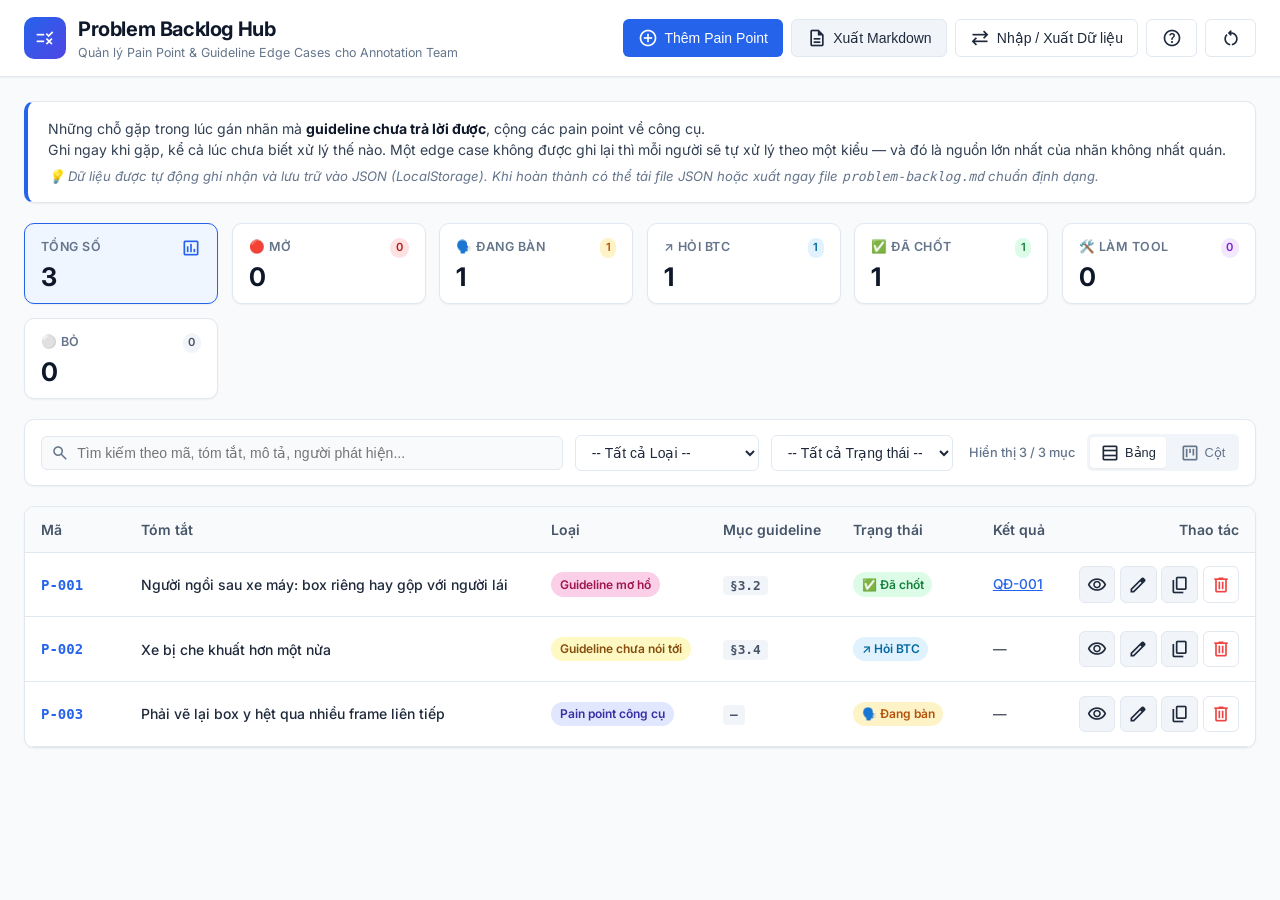
<file: source-tool/problem-backlog-visualize-tool/index.html>
<!DOCTYPE html>
<html lang="vi">
<head>
  <meta charset="UTF-8">
  <meta name="viewport" content="width=device-width, initial-scale=1.0">
  <title>Problem Backlog Hub | Visualizer & Quản lý Pain Point</title>
  <!-- Google Fonts: Inter -->
  <link rel="preconnect" href="https://fonts.googleapis.com">
  <link rel="preconnect" href="https://fonts.gstatic.com" crossorigin>
  <link href="https://fonts.googleapis.com/css2?family=Inter:wght@400;500;600;700&display=swap" rel="stylesheet">
  <!-- Material Symbols Outlined -->
  <link rel="stylesheet" href="https://fonts.googleapis.com/css2?family=Material+Symbols+Outlined:opsz,wght,FILL,GRAD@20..48,100..700,0..1,-50..200" />
  <!-- Stylesheet -->
  <link rel="stylesheet" href="style.css">
</head>
<body>

  <!-- Header -->
  <header class="app-header">
    <div class="header-container">
      <div class="brand-section">
        <div class="brand-icon">
          <span class="material-symbols-outlined">rule</span>
        </div>
        <div>
          <h1 class="brand-title">Problem Backlog Hub</h1>
          <p class="brand-subtitle">Quản lý Pain Point & Guideline Edge Cases cho Annotation Team</p>
        </div>
      </div>

      <div class="header-actions">
        <button id="btn-add" class="btn btn-primary">
          <span class="material-symbols-outlined">add_circle</span>
          Thêm Pain Point
        </button>
        <button id="btn-export-md" class="btn btn-secondary" title="Xuất file Markdown đúng chuẩn problem-backlog.md">
          <span class="material-symbols-outlined">description</span>
          Xuất Markdown
        </button>
        <button id="btn-io" class="btn btn-outline" title="Quản lý Lưu / Nhập / Xuất JSON & Markdown">
          <span class="material-symbols-outlined">sync_alt</span>
          Nhập / Xuất Dữ liệu
        </button>
        <button id="btn-help" class="btn btn-outline" title="Xem hướng dẫn quy định">
          <span class="material-symbols-outlined">help_outline</span>
        </button>
        <button id="btn-reset" class="btn btn-outline" title="Khôi phục dữ liệu mẫu gốc">
          <span class="material-symbols-outlined">restart_alt</span>
        </button>
      </div>
    </div>
  </header>

  <!-- Main App Body -->
  <main class="main-container">

    <!-- Intro Card -->
    <div class="intro-card">
      <div class="intro-content">
        Những chỗ gặp trong lúc gán nhãn mà <strong>guideline chưa trả lời được</strong>, cộng các pain point về công cụ.<br>
        Ghi ngay khi gặp, kể cả lúc chưa biết xử lý thế nào. Một edge case không được ghi lại thì mỗi người sẽ tự xử lý theo một kiểu — và đó là nguồn lớn nhất của nhãn không nhất quán.
        <div class="intro-note">
          💡 Dữ liệu được tự động ghi nhận và lưu trữ vào JSON (LocalStorage). Khi hoàn thành có thể tải file JSON hoặc xuất ngay file <code>problem-backlog.md</code> chuẩn định dạng.
        </div>
      </div>
    </div>

    <!-- KPI Cards Grid -->
    <section class="kpi-grid" id="kpi-grid">
      <!-- Generated dynamically by JS -->
    </section>

    <!-- Toolbar: Search, Filters & View Toggle -->
    <section class="toolbar-card">
      <div class="toolbar-filters">
        <div class="search-box">
          <span class="material-symbols-outlined search-icon">search</span>
          <input type="text" id="search-input" placeholder="Tìm kiếm theo mã, tóm tắt, mô tả, người phát hiện...">
        </div>

        <select id="filter-type" class="select-filter">
          <option value="">-- Tất cả Loại --</option>
          <option value="Guideline chưa nói tới">Guideline chưa nói tới</option>
          <option value="Guideline mơ hồ">Guideline mơ hồ</option>
          <option value="Guideline mâu thuẫn">Guideline mâu thuẫn</option>
          <option value="Pain point công cụ">Pain point công cụ</option>
        </select>

        <select id="filter-status" class="select-filter">
          <option value="">-- Tất cả Trạng thái --</option>
          <option value="🔴 Mở">🔴 Mở</option>
          <option value="🗣️ Đang bàn">🗣️ Đang bàn</option>
          <option value="↗️ Hỏi BTC">↗️ Hỏi BTC</option>
          <option value="✅ Đã chốt">✅ Đã chốt</option>
          <option value="🛠️ Làm tool">🛠️ Làm tool</option>
          <option value="⚪ Bỏ">⚪ Bỏ</option>
        </select>
      </div>

      <div style="display: flex; align-items: center; gap: 0.75rem;">
        <span id="item-count-badge" style="font-size: 0.8rem; color: var(--text-muted); font-weight: 500;">
          3 mục
        </span>
        <div class="view-modes">
          <button id="view-table-btn" class="view-btn active" title="Chế độ xem Bảng">
            <span class="material-symbols-outlined">table_rows</span>
            Bảng
          </button>
          <button id="view-kanban-btn" class="view-btn" title="Chế độ xem Thẻ theo Trạng thái">
            <span class="material-symbols-outlined">view_kanban</span>
            Cột
          </button>
        </div>
      </div>
    </section>

    <!-- Table View -->
    <div id="table-container" class="table-card">
      <div class="table-responsive">
        <table class="data-table">
          <thead>
            <tr>
              <th style="width: 100px;">Mã</th>
              <th>Tóm tắt</th>
              <th style="width: 170px;">Loại</th>
              <th style="width: 130px;">Mục guideline</th>
              <th style="width: 140px;">Trạng thái</th>
              <th>Kết quả</th>
              <th style="width: 140px; text-align: right;">Thao tác</th>
            </tr>
          </thead>
          <tbody id="table-body">
            <!-- Dynamically populated -->
          </tbody>
        </table>
      </div>
    </div>

    <!-- Kanban Board View -->
    <div id="kanban-container" class="kanban-grid" style="display: none;">
      <!-- Dynamically populated -->
    </div>

  </main>

  <!-- Modal: Add / Edit Item Form -->
  <div id="modal-form" class="modal-backdrop">
    <div class="modal-dialog">
      <div class="modal-header">
        <h2 id="modal-form-title" class="modal-title">
          <span class="material-symbols-outlined">edit_note</span>
          <span>Thêm Pain Point mới</span>
        </h2>
        <button class="btn btn-outline btn-icon-only modal-close-btn">
          <span class="material-symbols-outlined">close</span>
        </button>
      </div>
      <form id="problem-form">
        <div class="modal-body">
          <input type="hidden" id="form-edit-index">

          <div class="form-row">
            <div class="form-group" style="max-width: 160px;">
              <label class="form-label" for="form-id">Mã vấn đề <span class="required">*</span></label>
              <input type="text" id="form-id" class="form-control" required placeholder="P-001">
            </div>

            <div class="form-group">
              <label class="form-label" for="form-status">Trạng thái <span class="required">*</span></label>
              <select id="form-status" class="form-control" required>
                <option value="🔴 Mở">🔴 Mở</option>
                <option value="🗣️ Đang bàn">🗣️ Đang bàn</option>
                <option value="↗️ Hỏi BTC">↗️ Hỏi BTC</option>
                <option value="✅ Đã chốt">✅ Đã chốt</option>
                <option value="🛠️ Làm tool">🛠️ Làm tool</option>
                <option value="⚪ Bỏ">⚪ Bỏ</option>
              </select>
            </div>

            <div class="form-group">
              <label class="form-label" for="form-type">Loại <span class="required">*</span></label>
              <select id="form-type" class="form-control" required>
                <option value="Guideline chưa nói tới">Guideline chưa nói tới (Tình huống không có trong guideline)</option>
                <option value="Guideline mơ hồ">Guideline mơ hồ (Đọc ra 2 cách hiểu trở lên)</option>
                <option value="Guideline mâu thuẫn">Guideline mâu thuẫn (Hai mục nói ngược nhau)</option>
                <option value="Pain point công cụ">Pain point công cụ (Làm trên CVAT chậm/dễ sai)</option>
              </select>
            </div>
          </div>

          <div class="form-group">
            <label class="form-label" for="form-summary">Tóm tắt ngắn gọn <span class="required">*</span></label>
            <input type="text" id="form-summary" class="form-control" required placeholder="Ví dụ: Người ngồi sau xe máy: box riêng hay gộp với người lái">
            <span class="form-hint">Mô tả cốt lõi trong 1 dòng để dễ nắm bắt trên danh sách.</span>
          </div>

          <div class="form-row">
            <div class="form-group">
              <label class="form-label" for="form-section">Mục guideline</label>
              <input type="text" id="form-section" class="form-control" placeholder="§3.2 hoặc §3.4 hoặc —">
            </div>

            <div class="form-group">
              <label class="form-label" for="form-section-detail">Chi tiết mục guideline (nếu có)</label>
              <input type="text" id="form-section-detail" class="form-control" placeholder='Ví dụ: §3.2 — "mỗi người một bounding box"'>
            </div>
          </div>

          <div class="form-row">
            <div class="form-group">
              <label class="form-label" for="form-reporter">Người phát hiện</label>
              <input type="text" id="form-reporter" class="form-control" placeholder="@username">
            </div>

            <div class="form-group">
              <label class="form-label" for="form-date">Ngày phát hiện</label>
              <div style="display: flex; gap: 0.5rem;">
                <input type="text" id="form-date" class="form-control" placeholder="dd/mm/yyyy">
                <button type="button" id="btn-today" class="btn btn-secondary" style="padding: 0 0.75rem;" title="Điền ngày hôm nay">
                  Hôm nay
                </button>
              </div>
            </div>
          </div>

          <!-- CVAT Links -->
          <div class="form-group">
            <div style="display: flex; justify-content: space-between; align-items: center; margin-bottom: 0.35rem;">
              <label class="form-label">
                <span class="material-symbols-outlined" style="font-size: 16px;">link</span>
                Link CVAT minh họa
              </label>
              <button type="button" id="btn-add-cvat-link" class="btn btn-outline" style="padding: 0.2rem 0.5rem; font-size: 0.78rem;">
                <span class="material-symbols-outlined" style="font-size: 16px;">add</span>
                Thêm link
              </button>
            </div>
            <div id="cvat-links-list" class="dynamic-list">
              <!-- Dynamically populated rows -->
            </div>
            <span class="form-hint">Ví dụ: <code>https://cvat.example.com/tasks/12/jobs/101?frame=37</code> kèm ghi chú: <code>hai người, gần như chồng khít</code></span>
          </div>

          <!-- Mô tả -->
          <div class="form-group">
            <label class="form-label" for="form-description">Mô tả chi tiết <span class="required">*</span></label>
            <textarea id="form-description" class="form-control" required rows="3" placeholder="Nêu rõ bối cảnh tình huống, tại sao guideline chưa giải quyết được hoặc công cụ gặp khó khăn gì..."></textarea>
          </div>

          <!-- Các cách hiểu / Hướng đang cân nhắc -->
          <div class="form-group">
            <div style="display: flex; justify-content: space-between; align-items: center; margin-bottom: 0.35rem;">
              <label id="label-options" class="form-label">
                <span class="material-symbols-outlined" style="font-size: 16px;">splitscreen</span>
                Các cách hiểu / Phương án
              </label>
              <button type="button" id="btn-add-option" class="btn btn-outline" style="padding: 0.2rem 0.5rem; font-size: 0.78rem;">
                <span class="material-symbols-outlined" style="font-size: 16px;">add</span>
                Thêm phương án
              </button>
            </div>
            <div id="options-list" class="dynamic-list">
              <!-- Dynamically populated rows -->
            </div>
            <span class="form-hint">Liệt kê các góc nhìn khác nhau hoặc các giải pháp kỹ thuật đang cân nhắc.</span>
          </div>

          <!-- Xử lý tạm -->
          <div class="form-group">
            <label class="form-label" for="form-workaround">Xử lý tạm trong lúc chờ</label>
            <textarea id="form-workaround" class="form-control" rows="2" placeholder="Ví dụ: vẽ box riêng và gắn tag can_xem_lai để dễ lọc ra sửa..."></textarea>
          </div>

          <!-- Kết quả -->
          <div class="form-row">
            <div class="form-group" style="flex: 2;">
              <label class="form-label" for="form-result">Kết quả chi tiết</label>
              <input type="text" id="form-result" class="form-control" placeholder="Ví dụ: ✅ [QĐ-001](so-quyet-dinh.md#qđ-001) hoặc ↗️ Đã hỏi BTC ngày 18/09/2026...">
              <span class="form-hint">Liên kết sang Sổ quyết định <code>so-quyet-dinh.md</code> hoặc <code>source-tool/</code></span>
            </div>
            <div class="form-group" style="flex: 1;">
              <label class="form-label" for="form-result-table">Kết quả trên bảng</label>
              <input type="text" id="form-result-table" class="form-control" placeholder="[QĐ-001](so-quyet-dinh.md#qđ-001) hoặc —">
            </div>
          </div>

        </div>
        <div class="modal-footer">
          <button type="button" class="btn btn-outline modal-close-btn">Hủy bỏ</button>
          <button type="submit" class="btn btn-primary">
            <span class="material-symbols-outlined">save</span>
            Lưu thay đổi
          </button>
        </div>
      </form>
    </div>
  </div>

  <!-- Modal: Detail View -->
  <div id="modal-detail" class="modal-backdrop">
    <div class="modal-dialog">
      <div class="modal-header">
        <h2 id="detail-id" class="modal-title">
          <span class="material-symbols-outlined">visibility</span>
          <span>P-001</span>
        </h2>
        <div style="display: flex; gap: 0.5rem; align-items: center;">
          <button id="detail-btn-copy-md" class="btn btn-secondary btn-icon-only" title="Sao chép Markdown mục này">
            <span class="material-symbols-outlined">content_copy</span>
          </button>
          <button id="detail-btn-edit" class="btn btn-primary btn-icon-only" title="Chỉnh sửa mục này">
            <span class="material-symbols-outlined">edit</span>
          </button>
          <button class="btn btn-outline btn-icon-only modal-close-btn">
            <span class="material-symbols-outlined">close</span>
          </button>
        </div>
      </div>
      <div class="modal-body" id="detail-body">
        <!-- Rendered dynamically -->
      </div>
      <div class="modal-footer">
        <button type="button" class="btn btn-outline modal-close-btn">Đóng</button>
      </div>
    </div>
  </div>

  <!-- Modal: Import / Export Hub -->
  <div id="modal-io" class="modal-backdrop">
    <div class="modal-dialog" style="max-width: 900px;">
      <div class="modal-header">
        <h2 class="modal-title">
          <span class="material-symbols-outlined">sync_alt</span>
          <span>Trung tâm Nhập / Xuất & Lưu trữ Dữ liệu</span>
        </h2>
        <button class="btn btn-outline btn-icon-only modal-close-btn">
          <span class="material-symbols-outlined">close</span>
        </button>
      </div>
      <div class="modal-body">
        <nav class="tab-nav">
          <button class="tab-btn active" data-tab="tab-export-md">
            <span class="material-symbols-outlined">markdown</span>
            Xuất Markdown (problem-backlog.md)
          </button>
          <button class="tab-btn" data-tab="tab-export-json">
            <span class="material-symbols-outlined">data_object</span>
            Lưu / Xuất JSON
          </button>
          <button class="tab-btn" data-tab="tab-import">
            <span class="material-symbols-outlined">upload_file</span>
            Nhập dữ liệu (JSON / MD)
          </button>
          <button class="tab-btn" data-tab="tab-guide">
            <span class="material-symbols-outlined">info</span>
            Quy định phân loại
          </button>
        </nav>

        <!-- Tab 1: Export Markdown -->
        <div id="tab-export-md" class="tab-content active">
          <div style="display: flex; justify-content: space-between; align-items: center; margin-bottom: 0.75rem;">
            <p style="font-size: 0.85rem; color: var(--text-muted);">
              Định dạng chuẩn 100% theo file <code>problem-backlog.md</code> (bao gồm Bảng danh sách, Quy định, Chi tiết từng mục và Mẫu copy).
            </p>
            <div style="display: flex; gap: 0.5rem;">
              <button id="btn-copy-md-content" class="btn btn-secondary">
                <span class="material-symbols-outlined">content_copy</span>
                Sao chép Markdown
              </button>
              <button id="btn-download-md-file" class="btn btn-primary">
                <span class="material-symbols-outlined">download</span>
                Tải file .md
              </button>
            </div>
          </div>
          <pre id="export-md-box" class="code-box"></pre>
        </div>

        <!-- Tab 2: Export JSON -->
        <div id="tab-export-json" class="tab-content" style="display: none;">
          <div style="display: flex; justify-content: space-between; align-items: center; margin-bottom: 0.75rem;">
            <p style="font-size: 0.85rem; color: var(--text-muted);">
              Dữ liệu JSON có cấu trúc đầy đủ, có thể lưu trữ hoặc nạp lại bất kỳ lúc nào.
            </p>
            <div style="display: flex; gap: 0.5rem;">
              <button id="btn-copy-json-content" class="btn btn-secondary">
                <span class="material-symbols-outlined">content_copy</span>
                Sao chép JSON
              </button>
              <button id="btn-download-json-file" class="btn btn-primary">
                <span class="material-symbols-outlined">download</span>
                Tải file .json
              </button>
            </div>
          </div>
          <pre id="export-json-box" class="code-box"></pre>
        </div>

        <!-- Tab 3: Import -->
        <div id="tab-import" class="tab-content" style="display: none;">
          <div style="display: flex; flex-direction: column; gap: 1rem;">
            <div style="border: 2px dashed var(--border); padding: 1.5rem; text-align: center; border-radius: var(--radius-md); background: #f8fafc;">
              <span class="material-symbols-outlined" style="font-size: 40px; color: var(--primary);">cloud_upload</span>
              <p style="margin-top: 0.5rem; font-weight: 600;">Chọn file từ máy tính (.json hoặc .md)</p>
              <p style="font-size: 0.8rem; color: var(--text-muted); margin-bottom: 0.75rem;">Hỗ trợ nạp trực tiếp file problem-backlog.json hoặc problem-backlog.md</p>
              <input type="file" id="import-file-input" accept=".json,.md" style="display: none;">
              <button type="button" class="btn btn-secondary" onclick="document.getElementById('import-file-input').click()">
                <span class="material-symbols-outlined">folder_open</span>
                Duyệt file...
              </button>
            </div>

            <div class="form-group">
              <label class="form-label" for="import-text-input">Hoặc dán nội dung Markdown / JSON trực tiếp vào đây:</label>
              <textarea id="import-text-input" class="form-control" rows="6" placeholder="Dán nội dung problem-backlog.md hoặc JSON vào đây..."></textarea>
            </div>

            <div style="display: flex; align-items: center; justify-content: space-between; flex-wrap: wrap; gap: 0.75rem;">
              <label style="display: flex; align-items: center; gap: 0.4rem; font-size: 0.85rem; cursor: pointer;">
                <input type="checkbox" id="import-merge-mode">
                <span>Gộp thêm vào danh sách hiện có (không ghi đè toàn bộ)</span>
              </label>

              <button type="button" id="btn-do-import" class="btn btn-primary">
                <span class="material-symbols-outlined">upload</span>
                Tiến hành Nhập Dữ liệu
              </button>
            </div>
          </div>
        </div>

        <!-- Tab 4: Guide -->
        <div id="tab-guide" class="tab-content" style="display: none;">
          <div style="display: flex; flex-direction: column; gap: 1.25rem;">
            <div>
              <h3 style="font-size: 0.95rem; font-weight: 700; margin-bottom: 0.5rem;">Bảng phân loại Pain point</h3>
              <table class="data-table" style="font-size: 0.85rem;">
                <thead>
                  <tr>
                    <th>Loại</th>
                    <th>Ý nghĩa & Tiêu chí</th>
                  </tr>
                </thead>
                <tbody>
                  <tr>
                    <td><span class="badge badge-type-unmentioned">Guideline chưa nói tới</span></td>
                    <td>Tình huống hoàn toàn không có trong guideline ban đầu. Cần đề xuất giải pháp hoặc hỏi BTC.</td>
                  </tr>
                  <tr>
                    <td><span class="badge badge-type-ambiguous">Guideline mơ hồ</span></td>
                    <td>Đọc guideline ra được hai cách hiểu trở lên (ví dụ: câu chữ một đằng, hình minh họa một nẻo).</td>
                  </tr>
                  <tr>
                    <td><span class="badge badge-type-conflict">Guideline mâu thuẫn</span></td>
                    <td>Hai mục trong guideline nói ngược nhau. Cần làm rõ và thống nhất lại.</td>
                  </tr>
                  <tr>
                    <td><span class="badge badge-type-tool">Pain point công cụ</span></td>
                    <td>Guideline rõ, nhưng thao tác trên CVAT quá chậm, lặp lại nhiều lần hoặc dễ nhầm lẫn.</td>
                  </tr>
                </tbody>
              </table>
            </div>

            <div>
              <h3 style="font-size: 0.95rem; font-weight: 700; margin-bottom: 0.5rem;">Các trạng thái luân chuyển</h3>
              <ul style="padding-left: 1.25rem; font-size: 0.85rem; display: flex; flex-direction: column; gap: 0.4rem; color: #334155;">
                <li><strong>🔴 Mở:</strong> Vấn đề vừa được phát hiện, chưa bắt đầu bàn bạc.</li>
                <li><strong>🗣️ Đang bàn:</strong> Đang thảo luận trong team để tìm phương án thống nhất.</li>
                <li><strong>↗️ Hỏi BTC:</strong> Đã gửi câu hỏi lên Ban tổ chức/khách hàng, chờ phản hồi chính thức.</li>
                <li><strong>✅ Đã chốt:</strong> Đã quyết định giải pháp, chuyển sang Sổ quyết định (ví dụ: <code>QĐ-001</code>).</li>
                <li><strong>🛠️ Làm tool:</strong> Quyết định giải quyết bằng code tự động, triển khai tại thư mục <code>source-tool/</code>.</li>
                <li><strong>⚪ Bỏ:</strong> Không còn là vấn đề hoặc bị hủy (kèm ghi chú lý do).</li>
              </ul>
            </div>
          </div>
        </div>

      </div>
      <div class="modal-footer">
        <button type="button" class="btn btn-outline modal-close-btn">Đóng</button>
      </div>
    </div>
  </div>

  <!-- Toast Notification Container -->
  <div id="toast-container" class="toast-container"></div>

  <!-- Application Logic -->
  <script src="app.js"></script>
</body>
</html>
</file>
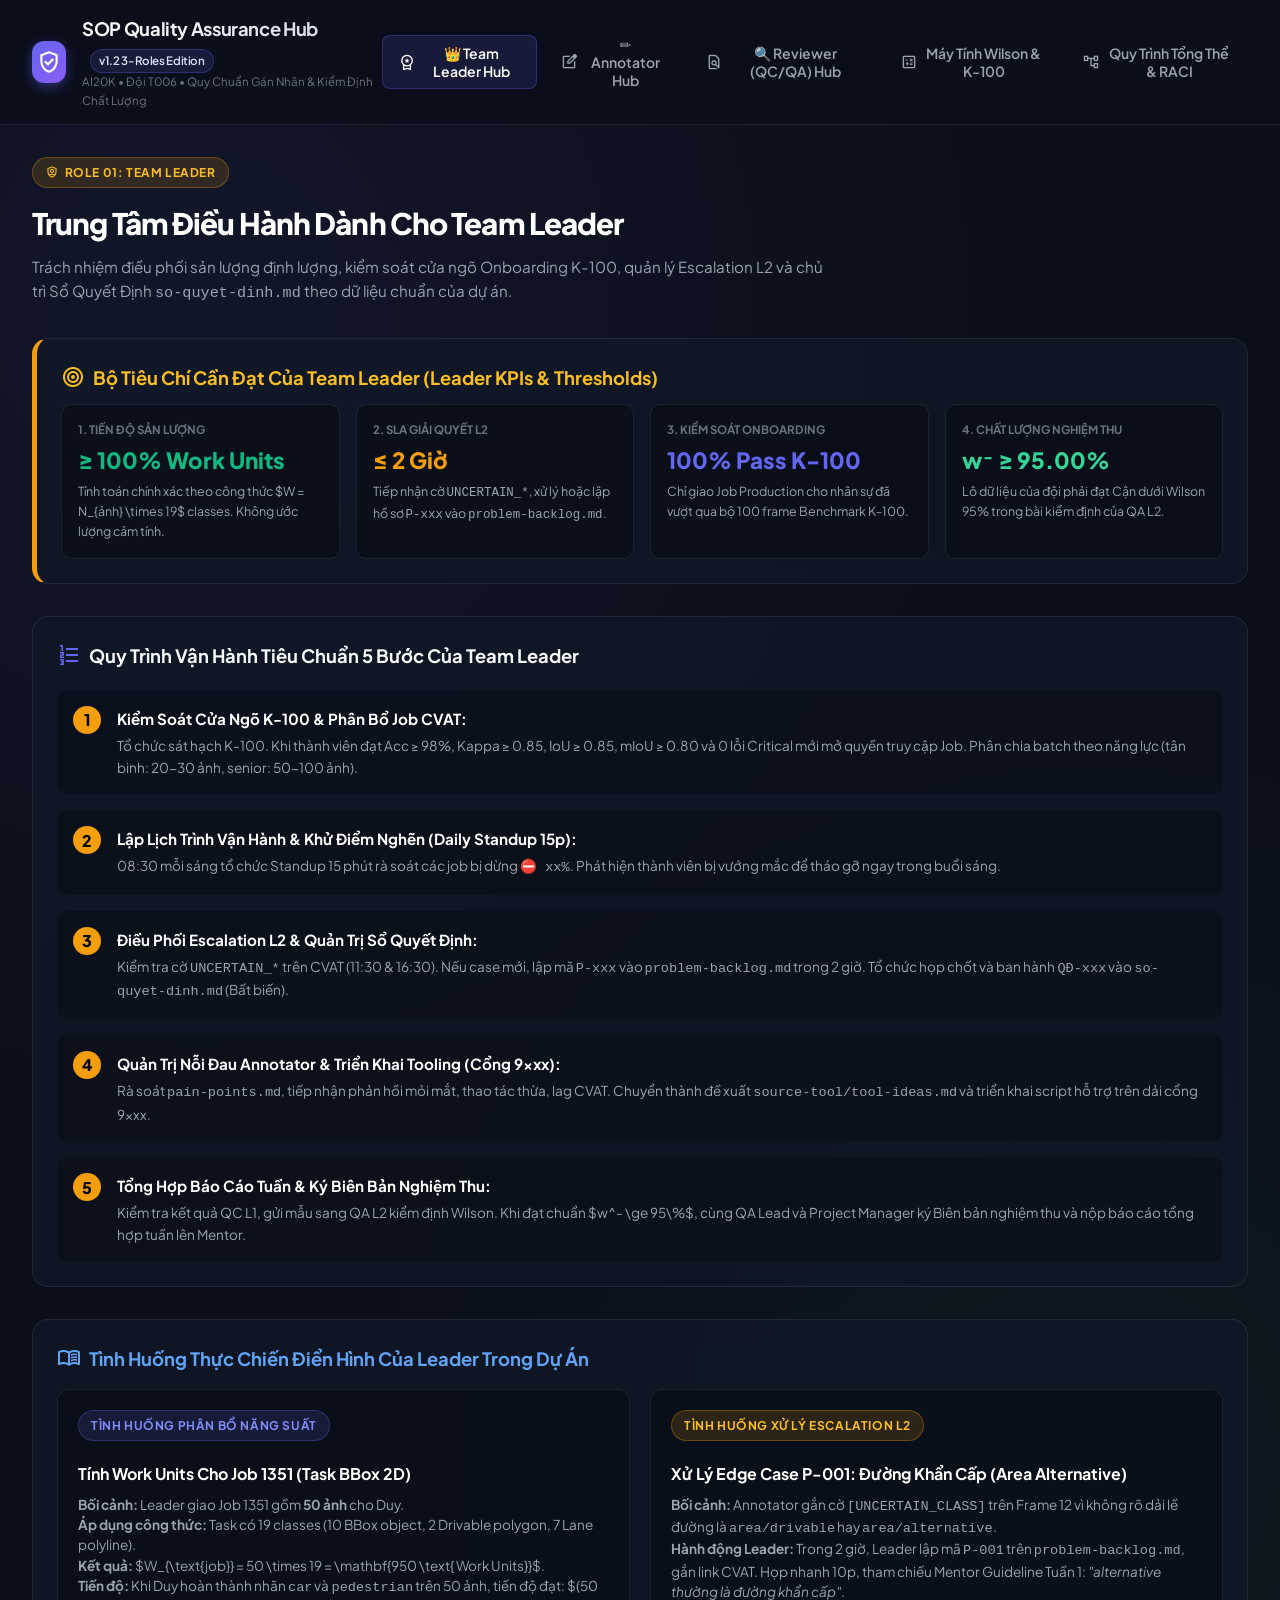
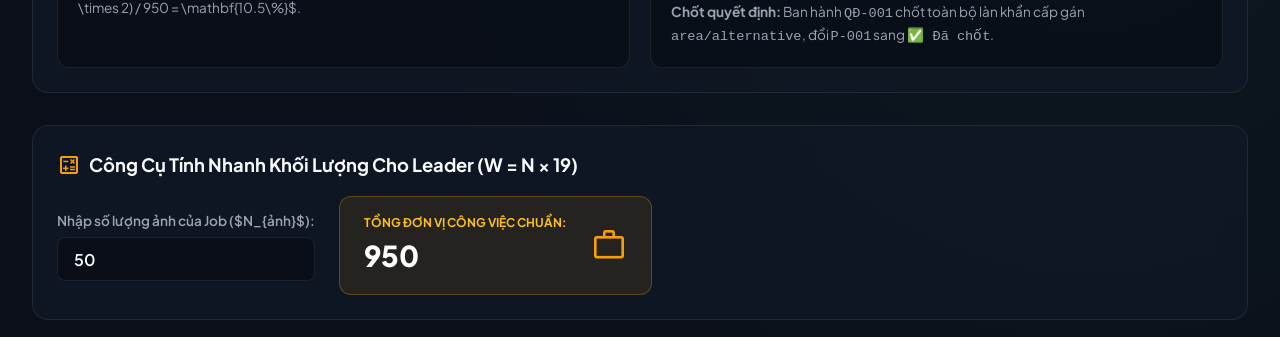
<file: thu_thach_tuan1/source-tool/annotation-sop-visualizer/index.html>
<!DOCTYPE html>
<html lang="vi">
<head>
  <meta charset="UTF-8">
  <meta name="viewport" content="width=device-width, initial-scale=1.0">
  <title>Quy Trình Chuẩn SOP & Guideline Kiểm Soát Chất Lượng | AI20K G01-T006</title>
  
  <!-- Google Fonts: Plus Jakarta Sans -->
  <link rel="preconnect" href="https://fonts.googleapis.com">
  <link rel="preconnect" href="https://fonts.gstatic.com" crossorigin>
  <link href="https://fonts.googleapis.com/css2?family=Plus+Jakarta+Sans:wght@400;500;600;700;800&display=swap" rel="stylesheet">
  
  <!-- Google Material Symbols Outlined -->
  <link rel="stylesheet" href="https://fonts.googleapis.com/css2?family=Material+Symbols+Outlined:opsz,wght,FILL,GRAD@20..48,100..700,0..1,-50..200" />
  
  <!-- Custom Styles -->
  <link rel="stylesheet" href="style.css">
</head>
<body>
  <div class="app-container">
    
    <!-- Navigation Bar -->
    <header class="navbar">
      <div class="brand-wrapper">
        <div class="brand-icon">
          <span class="material-symbols-outlined" style="font-size: 26px;">verified_user</span>
        </div>
        <div>
          <div class="brand-title">
            SOP Quality Assurance Hub
            <span class="brand-badge">v1.2 3-Roles Edition</span>
          </div>
          <div style="font-size: 0.72rem; color: var(--text-muted);">AI20K • Đội T006 • Quy Chuẩn Gán Nhãn & Kiểm Định Chất Lượng</div>
        </div>
      </div>

      <nav class="nav-links">
        <button class="nav-tab active" data-target="section-leader-hub">
          <span class="material-symbols-outlined">workspace_premium</span>
          <span>👑 Team Leader Hub</span>
        </button>
        <button class="nav-tab" data-target="section-annotator-hub">
          <span class="material-symbols-outlined">edit_square</span>
          <span>✏️ Annotator Hub</span>
        </button>
        <button class="nav-tab" data-target="section-reviewer-hub">
          <span class="material-symbols-outlined">find_in_page</span>
          <span>🔍 Reviewer (QC/QA) Hub</span>
        </button>
        <button class="nav-tab" data-target="section-wilson-calculator">
          <span class="material-symbols-outlined">calculate</span>
          <span>Máy Tính Wilson & K-100</span>
        </button>
        <button class="nav-tab" data-target="section-pipeline-overview">
          <span class="material-symbols-outlined">account_tree</span>
          <span>Quy Trình Tổng Thể & RACI</span>
        </button>
      </nav>
    </header>

    <!-- Main Content -->
    <main class="main-content">

      <!-- =================================================================== -->
      <!-- VAI TRÒ 1: TEAM LEADER HUB -->
      <!-- =================================================================== -->
      <section id="section-leader-hub" class="content-section">
        <div class="section-header">
          <span class="badge-tag badge-warning">
            <span class="material-symbols-outlined" style="font-size: 14px;">shield_person</span>
            Role 01: Team Leader
          </span>
          <h1 class="section-title">Trung Tâm Điều Hành Dành Cho Team Leader</h1>
          <p class="section-desc">
            Trách nhiệm điều phối sản lượng định lượng, kiểm soát cửa ngõ Onboarding K-100, quản lý Escalation L2 và chủ trì Sổ Quyết Định <code>so-quyet-dinh.md</code> theo dữ liệu chuẩn của dự án.
          </p>
        </div>

        <!-- 1. Tiêu chí cần đạt của Leader -->
        <div class="glass-card" style="border-left: 5px solid #f59e0b; margin-bottom: 2rem;">
          <h3 style="font-size: 1.15rem; font-weight: 700; color: #fbbf24; margin-bottom: 0.75rem; display: flex; align-items: center; gap: 0.5rem;">
            <span class="material-symbols-outlined">target</span>
            Bộ Tiêu Chí Cần Đạt Của Team Leader (Leader KPIs & Thresholds)
          </h3>
          <div style="display: grid; grid-template-columns: repeat(auto-fit, minmax(220px, 1fr)); gap: 1rem;">
            <div style="background: rgba(0,0,0,0.3); padding: 1rem; border-radius: 10px; border: 1px solid var(--border-color);">
              <div style="font-size: 0.72rem; color: var(--text-muted); font-weight: 700; text-transform: uppercase;">1. TIẾN ĐỘ SẢN LƯỢNG</div>
              <div style="font-size: 1.4rem; font-weight: 800; color: #10b981; margin: 0.2rem 0;">&ge; 100% Work Units</div>
              <div style="font-size: 0.78rem; color: var(--text-secondary);">Tính toán chính xác theo công thức $W = N_{ảnh} \times 19$ classes. Không ước lượng cảm tính.</div>
            </div>

            <div style="background: rgba(0,0,0,0.3); padding: 1rem; border-radius: 10px; border: 1px solid var(--border-color);">
              <div style="font-size: 0.72rem; color: var(--text-muted); font-weight: 700; text-transform: uppercase;">2. SLA GIẢI QUYẾT L2</div>
              <div style="font-size: 1.4rem; font-weight: 800; color: #f59e0b; margin: 0.2rem 0;">&le; 2 Giờ</div>
              <div style="font-size: 0.78rem; color: var(--text-secondary);">Tiếp nhận cờ <code>UNCERTAIN_*</code>, xử lý hoặc lập hồ sơ <code>P-xxx</code> vào <code>problem-backlog.md</code>.</div>
            </div>

            <div style="background: rgba(0,0,0,0.3); padding: 1rem; border-radius: 10px; border: 1px solid var(--border-color);">
              <div style="font-size: 0.72rem; color: var(--text-muted); font-weight: 700; text-transform: uppercase;">3. KIỂM SOÁT ONBOARDING</div>
              <div style="font-size: 1.4rem; font-weight: 800; color: #6366f1; margin: 0.2rem 0;">100% Pass K-100</div>
              <div style="font-size: 0.78rem; color: var(--text-secondary);">Chỉ giao Job Production cho nhân sự đã vượt qua bộ 100 frame Benchmark K-100.</div>
            </div>

            <div style="background: rgba(0,0,0,0.3); padding: 1rem; border-radius: 10px; border: 1px solid var(--border-color);">
              <div style="font-size: 0.72rem; color: var(--text-muted); font-weight: 700; text-transform: uppercase;">4. CHẤT LƯỢNG NGHIỆM THU</div>
              <div style="font-size: 1.4rem; font-weight: 800; color: #34d399; margin: 0.2rem 0;">w⁻ &ge; 95.00%</div>
              <div style="font-size: 0.78rem; color: var(--text-secondary);">Lô dữ liệu của đội phải đạt Cận dưới Wilson 95% trong bài kiểm định của QA L2.</div>
            </div>
          </div>
        </div>

        <!-- 2. Quy trình hành động 5 bước của Leader -->
        <div class="glass-card" style="margin-bottom: 2rem;">
          <h3 style="font-size: 1.15rem; font-weight: 700; margin-bottom: 1.25rem; display: flex; align-items: center; gap: 0.5rem;">
            <span class="material-symbols-outlined" style="color: var(--primary);">format_list_numbered</span>
            Quy Trình Vận Hành Tiêu Chuẩn 5 Bước Của Team Leader
          </h3>

          <div style="display: flex; flex-direction: column; gap: 1rem;">
            <div style="display: flex; gap: 1rem; background: rgba(0,0,0,0.25); padding: 1rem; border-radius: 10px;">
              <div style="background: #f59e0b; color: black; font-weight: 800; width: 28px; height: 28px; border-radius: 50%; display: flex; align-items: center; justify-content: center; flex-shrink: 0;">1</div>
              <div>
                <strong style="color: white; font-size: 0.95rem;">Kiểm Soát Cửa Ngõ K-100 & Phân Bổ Job CVAT:</strong>
                <p style="font-size: 0.85rem; color: var(--text-secondary); margin-top: 0.2rem;">
                  Tổ chức sát hạch K-100. Khi thành viên đạt Acc &ge; 98%, Kappa &ge; 0.85, IoU &ge; 0.85, mIoU &ge; 0.80 và 0 lỗi Critical mới mở quyền truy cập Job. Phân chia batch theo năng lực (tân binh: 20-30 ảnh, senior: 50-100 ảnh).
                </p>
              </div>
            </div>

            <div style="display: flex; gap: 1rem; background: rgba(0,0,0,0.25); padding: 1rem; border-radius: 10px;">
              <div style="background: #f59e0b; color: black; font-weight: 800; width: 28px; height: 28px; border-radius: 50%; display: flex; align-items: center; justify-content: center; flex-shrink: 0;">2</div>
              <div>
                <strong style="color: white; font-size: 0.95rem;">Lập Lịch Trình Vận Hành & Khử Điểm Nghẽn (Daily Standup 15p):</strong>
                <p style="font-size: 0.85rem; color: var(--text-secondary); margin-top: 0.2rem;">
                  08:30 mỗi sáng tổ chức Standup 15 phút rà soát các job bị dừng <code>⛔ xx%</code>. Phát hiện thành viên bị vướng mắc để tháo gỡ ngay trong buổi sáng.
                </p>
              </div>
            </div>

            <div style="display: flex; gap: 1rem; background: rgba(0,0,0,0.25); padding: 1rem; border-radius: 10px;">
              <div style="background: #f59e0b; color: black; font-weight: 800; width: 28px; height: 28px; border-radius: 50%; display: flex; align-items: center; justify-content: center; flex-shrink: 0;">3</div>
              <div>
                <strong style="color: white; font-size: 0.95rem;">Điều Phối Escalation L2 & Quản Trị Sổ Quyết Định:</strong>
                <p style="font-size: 0.85rem; color: var(--text-secondary); margin-top: 0.2rem;">
                  Kiểm tra cờ <code>UNCERTAIN_*</code> trên CVAT (11:30 & 16:30). Nếu case mới, lập mã <code>P-xxx</code> vào <code>problem-backlog.md</code> trong 2 giờ. Tổ chức họp chốt và ban hành <code>QĐ-xxx</code> vào <code>so-quyet-dinh.md</code> (Bất biến).
                </p>
              </div>
            </div>

            <div style="display: flex; gap: 1rem; background: rgba(0,0,0,0.25); padding: 1rem; border-radius: 10px;">
              <div style="background: #f59e0b; color: black; font-weight: 800; width: 28px; height: 28px; border-radius: 50%; display: flex; align-items: center; justify-content: center; flex-shrink: 0;">4</div>
              <div>
                <strong style="color: white; font-size: 0.95rem;">Quản Trị Nỗi Đau Annotator & Triển Khai Tooling (Cổng 9xxx):</strong>
                <p style="font-size: 0.85rem; color: var(--text-secondary); margin-top: 0.2rem;">
                  Rà soát <code>pain-points.md</code>, tiếp nhận phản hồi mỏi mắt, thao tác thừa, lag CVAT. Chuyển thành đề xuất <code>source-tool/tool-ideas.md</code> và triển khai script hỗ trợ trên dải cổng 9xxx.
                </p>
              </div>
            </div>

            <div style="display: flex; gap: 1rem; background: rgba(0,0,0,0.25); padding: 1rem; border-radius: 10px;">
              <div style="background: #f59e0b; color: black; font-weight: 800; width: 28px; height: 28px; border-radius: 50%; display: flex; align-items: center; justify-content: center; flex-shrink: 0;">5</div>
              <div>
                <strong style="color: white; font-size: 0.95rem;">Tổng Hợp Báo Cáo Tuần & Ký Biên Bản Nghiệm Thu:</strong>
                <p style="font-size: 0.85rem; color: var(--text-secondary); margin-top: 0.2rem;">
                  Kiểm tra kết quả QC L1, gửi mẫu sang QA L2 kiểm định Wilson. Khi đạt chuẩn $w^- \ge 95\%$, cùng QA Lead và Project Manager ký Biên bản nghiệm thu và nộp báo cáo tổng hợp tuần lên Mentor.
                </p>
              </div>
            </div>
          </div>
        </div>

        <!-- 3. Ví dụ Minh họa từ Guideline thực tế cho Leader -->
        <div class="glass-card" style="margin-bottom: 2rem;">
          <h3 style="font-size: 1.15rem; font-weight: 700; margin-bottom: 1rem; color: #60a5fa; display: flex; align-items: center; gap: 0.5rem;">
            <span class="material-symbols-outlined">menu_book</span>
            Tình Huống Thực Chiến Điển Hình Của Leader Trong Dự Án
          </h3>

          <div style="display: grid; grid-template-columns: repeat(auto-fit, minmax(320px, 1fr)); gap: 1.25rem;">
            <div style="background: rgba(0,0,0,0.3); border: 1px solid var(--border-color); border-radius: 12px; padding: 1.25rem;">
              <span class="badge-tag badge-primary">Tình Huống Phân Bổ Năng Suất</span>
              <h4 style="font-size: 1rem; font-weight: 700; color: white; margin: 0.5rem 0;">Tính Work Units Cho Job 1351 (Task BBox 2D)</h4>
              <p style="font-size: 0.85rem; color: var(--text-secondary); line-height: 1.5;">
                <strong>Bối cảnh:</strong> Leader giao Job 1351 gồm <strong>50 ảnh</strong> cho Duy.<br>
                <strong>Áp dụng công thức:</strong> Task có 19 classes (10 BBox object, 2 Drivable polygon, 7 Lane polyline).<br>
                <strong>Kết quả:</strong> $W_{\text{job}} = 50 \times 19 = \mathbf{950 \text{ Work Units}}$.<br>
                <strong>Tiến độ:</strong> Khi Duy hoàn thành nhãn <code>car</code> và <code>pedestrian</code> trên 50 ảnh, tiến độ đạt: $(50 \times 2) / 950 = \mathbf{10.5\%}$.
              </p>
            </div>

            <div style="background: rgba(0,0,0,0.3); border: 1px solid var(--border-color); border-radius: 12px; padding: 1.25rem;">
              <span class="badge-tag badge-warning">Tình Huống Xử Lý Escalation L2</span>
              <h4 style="font-size: 1rem; font-weight: 700; color: white; margin: 0.5rem 0;">Xử Lý Edge Case P-001: Đường Khẩn Cấp (Area Alternative)</h4>
              <p style="font-size: 0.85rem; color: var(--text-secondary); line-height: 1.5;">
                <strong>Bối cảnh:</strong> Annotator gắn cờ <code>[UNCERTAIN_CLASS]</code> trên Frame 12 vì không rõ dải lề đường là <code>area/drivable</code> hay <code>area/alternative</code>.<br>
                <strong>Hành động Leader:</strong> Trong 2 giờ, Leader lập mã <code>P-001</code> trên <code>problem-backlog.md</code>, gắn link CVAT. Họp nhanh 10p, tham chiếu Mentor Guideline Tuần 1: <em>"alternative thường là đường khẩn cấp"</em>.<br>
                <strong>Chốt quyết định:</strong> Ban hành <code>QĐ-001</code> chốt toàn bộ làn khẩn cấp gán <code>area/alternative</code>, đổi <code>P-001</code> sang <code>✅ Đã chốt</code>.
              </p>
            </div>
          </div>
        </div>

        <!-- 4. Công cụ trực tiếp cho Leader: Máy tính Work Units -->
        <div class="glass-card">
          <h3 style="font-size: 1.15rem; font-weight: 700; margin-bottom: 1rem; display: flex; align-items: center; gap: 0.5rem;">
            <span class="material-symbols-outlined" style="color: var(--warning);">calculate</span>
            Công Cụ Tính Nhanh Khối Lượng Cho Leader (W = N &times; 19)
          </h3>
          <div style="display: flex; gap: 1.5rem; align-items: center; flex-wrap: wrap;">
            <div style="min-width: 240px;">
              <label style="font-size: 0.85rem; font-weight: 600; color: var(--text-secondary); display: block; margin-bottom: 0.35rem;">
                Nhập số lượng ảnh của Job ($N_{ảnh}$):
              </label>
              <input type="number" class="calc-number-input" id="leaderNumImages" value="50" min="1">
            </div>
            <div style="background: rgba(245, 158, 11, 0.1); border: 1px solid rgba(245, 158, 11, 0.3); border-radius: 12px; padding: 1rem 1.5rem; display: flex; align-items: center; gap: 1.5rem;">
              <div>
                <div style="font-size: 0.75rem; font-weight: 700; color: #fbbf24; text-transform: uppercase;">TỔNG ĐƠN VỊ CÔNG VIỆC CHUẨN:</div>
                <div style="font-size: 1.8rem; font-weight: 800; color: white;" id="leaderWorkUnitsDisplay">950</div>
              </div>
              <span class="material-symbols-outlined" style="font-size: 36px; color: #f59e0b;">work</span>
            </div>
          </div>
        </div>
      </section>

      <!-- =================================================================== -->
      <!-- VAI TRÒ 2: ANNOTATOR HUB -->
      <!-- =================================================================== -->
      <section id="section-annotator-hub" class="content-section" style="display: none;">
        <div class="section-header">
          <span class="badge-tag badge-primary">
            <span class="material-symbols-outlined" style="font-size: 14px;">edit_note</span>
            Role 02: Annotator
          </span>
          <h1 class="section-title">Quy Trình & Tiêu Chuẩn Thực Chiến Dành Cho Annotator</h1>
          <p class="section-desc">
            Quy trình gán nhãn 5 bước, chiến thuật xếp lớp Layering, quy tắc quét không gian Z-Scan, bộ tiêu chuẩn độ khít hộp BBox và checklist 60 giây tự kiểm trước khi bàn giao.
          </p>
        </div>

        <!-- 1. Tiêu chí cần đạt của Annotator -->
        <div class="glass-card" style="border-left: 5px solid #6366f1; margin-bottom: 2rem;">
          <h3 style="font-size: 1.15rem; font-weight: 700; color: #818cf8; margin-bottom: 0.75rem; display: flex; align-items: center; gap: 0.5rem;">
            <span class="material-symbols-outlined">military_tech</span>
            Bộ Tiêu Chí Cần Đạt Của Annotator (Quality Benchmarks)
          </h3>
          <div style="display: grid; grid-template-columns: repeat(auto-fit, minmax(220px, 1fr)); gap: 1rem;">
            <div style="background: rgba(0,0,0,0.3); padding: 1rem; border-radius: 10px; border: 1px solid var(--border-color);">
              <div style="font-size: 0.72rem; color: var(--text-muted); font-weight: 700; text-transform: uppercase;">1. VƯỢT QUA PROTOCOL K-100</div>
              <div style="font-size: 1.4rem; font-weight: 800; color: #34d399; margin: 0.2rem 0;">Pass K-100 Gate</div>
              <div style="font-size: 0.78rem; color: var(--text-secondary);">Accuracy &ge; 98%, Kappa &ge; 0.85, IoU &ge; 0.85, mIoU &ge; 0.80 và 0 lỗi Critical.</div>
            </div>

            <div style="background: rgba(0,0,0,0.3); padding: 1rem; border-radius: 10px; border: 1px solid var(--border-color);">
              <div style="font-size: 0.72rem; color: var(--text-muted); font-weight: 700; text-transform: uppercase;">2. TỶ LỆ REWORK QC L1</div>
              <div style="font-size: 1.4rem; font-weight: 800; color: #60a5fa; margin: 0.2rem 0;">&lt; 3.0%</div>
              <div style="font-size: 0.78rem; color: var(--text-secondary);">Số frame bị trả về sửa lại ở vòng kiểm tra Peer Review không vượt quá 3%.</div>
            </div>

            <div style="background: rgba(0,0,0,0.3); padding: 1rem; border-radius: 10px; border: 1px solid var(--border-color);">
              <div style="font-size: 0.72rem; color: var(--text-muted); font-weight: 700; text-transform: uppercase;">3. ĐỘ KHÍT HỘP (TIGHTNESS)</div>
              <div style="font-size: 1.4rem; font-weight: 800; color: #a78bfa; margin: 0.2rem 0;">100% Khít Pixel</div>
              <div style="font-size: 0.78rem; color: var(--text-secondary);">Hộp bao trọn gương chiếu hậu, đáy sát mặt đường tiếp xúc lốp, không chứa bóng đổ.</div>
            </div>

            <div style="background: rgba(0,0,0,0.3); padding: 1rem; border-radius: 10px; border: 1px solid var(--border-color);">
              <div style="font-size: 0.72rem; color: var(--text-muted); font-weight: 700; text-transform: uppercase;">4. QUY TẮC DỪNG 30S</div>
              <div style="font-size: 1.4rem; font-weight: 800; color: #f87171; margin: 0.2rem 0;">0 Suy Đoán Mò</div>
              <div style="font-size: 0.78rem; color: var(--text-secondary);">Gặp đối tượng phân vân > 30s phải dừng lại, gắn cờ <code>UNCERTAIN_*</code> xin ý kiến.</div>
            </div>
          </div>
        </div>

        <!-- 2. Quy trình 5 bước thực chiến của Annotator -->
        <div class="glass-card" style="margin-bottom: 2rem;">
          <h3 style="font-size: 1.15rem; font-weight: 700; margin-bottom: 1.25rem; display: flex; align-items: center; gap: 0.5rem;">
            <span class="material-symbols-outlined" style="color: var(--primary);">psychology</span>
            Quy Trình Gán Nhãn 5 Bước Thực Chiến (Battle-tested 5-Steps)
          </h3>

          <div style="display: grid; grid-template-columns: repeat(auto-fit, minmax(280px, 1fr)); gap: 1rem;">
            <div style="background: rgba(0,0,0,0.25); border: 1px solid var(--border-color); border-radius: 10px; padding: 1.25rem;">
              <span class="badge-tag badge-primary">Bước 0</span>
              <h4 style="font-size: 1rem; font-weight: 700; color: white; margin: 0.3rem 0;">Quét Toàn Cảnh 3s & Chỉnh Sáng</h4>
              <p style="font-size: 0.85rem; color: var(--text-secondary);">
                Định vị thời tiết, ánh sáng, điểm tụ. Nếu ảnh tối/bóng râm: bấm tổ hợp phím tăng Brightness +10-20% và Contrast +10% trên CVAT.
              </p>
            </div>

            <div style="background: rgba(0,0,0,0.25); border: 1px solid var(--border-color); border-radius: 10px; padding: 1.25rem;">
              <span class="badge-tag badge-cyan">Bước 1</span>
              <h4 style="font-size: 1rem; font-weight: 700; color: white; margin: 0.3rem 0;">Chiến Thuật Xếp Lớp (Layering)</h4>
              <p style="font-size: 0.85rem; color: var(--text-secondary);">
                Luôn vẽ từ Nền (Drivable, Sky) $\rightarrow$ Vạch đường (Lanes) $\rightarrow$ Cột đèn $\rightarrow$ Xe lớn $\rightarrow$ Xe nhỏ và Người. Khóa layer <code>L</code> trước khi vẽ lớp trên!
              </p>
            </div>

            <div style="background: rgba(0,0,0,0.25); border: 1px solid var(--border-color); border-radius: 10px; padding: 1.25rem;">
              <span class="badge-tag badge-warning">Bước 2</span>
              <h4 style="font-size: 1rem; font-weight: 700; color: white; margin: 0.3rem 0;">Từ Vật Thể Lớn Đến Vật Nhỏ</h4>
              <p style="font-size: 0.85rem; color: var(--text-secondary);">
                Vẽ xe tải (`truck`), xe buýt (`bus`) trước làm mỏ neo thị giác. Sau đó vẽ xe con $\rightarrow$ Xe máy $\rightarrow$ Người đi bộ cuối cùng để không bị lấn biên.
              </p>
            </div>

            <div style="background: rgba(0,0,0,0.25); border: 1px solid var(--border-color); border-radius: 10px; padding: 1.25rem;">
              <span class="badge-tag badge-purple">Bước 3</span>
              <h4 style="font-size: 1rem; font-weight: 700; color: white; margin: 0.3rem 0;">Quét Z-Scan & Chiều Sâu</h4>
              <p style="font-size: 0.85rem; color: var(--text-secondary);">
                Quét ziczac từ trên xuống dưới hoặc từ điểm tụ (xa nhất) lan dần ra rìa cận cảnh (2 mép ảnh). Bắt trọn vẹn các xe bị cắt viền và người núp sau cây.
              </p>
            </div>

            <div style="background: rgba(0,0,0,0.25); border: 1px solid var(--border-color); border-radius: 10px; padding: 1.25rem;">
              <span class="badge-tag badge-success">Bước 4</span>
              <h4 style="font-size: 1rem; font-weight: 700; color: white; margin: 0.3rem 0;">60 Giây Tự Kiểm Soát (Self-QC)</h4>
              <p style="font-size: 0.85rem; color: var(--text-secondary);">
                Chạy bộ tiêu chí "3 Không - 3 Đủ" trước khi bấm Submit chuyển sang ảnh tiếp theo. Bấm <code>H</code> ẩn/hiện nhãn để kiểm tra box sót.
              </p>
            </div>
          </div>
        </div>

        <!-- 3. Minh họa trực quan & Ví dụ Case Studies cho Annotator -->
        <div class="glass-card" style="margin-bottom: 2rem;">
          <h3 style="font-size: 1.15rem; font-weight: 700; margin-bottom: 1rem; color: #34d399; display: flex; align-items: center; gap: 0.5rem;">
            <span class="material-symbols-outlined">image</span>
            Các Tình Huống Gán Nhãn Thực Chiến Chuẩn Guideline
          </h3>

          <!-- SVG Visual Tightness -->
          <div class="visual-comparison-grid" style="margin-bottom: 1.5rem;">
            <div class="visual-box correct">
              <div style="font-size: 0.85rem; font-weight: 700; color: #10b981; margin-bottom: 0.5rem; display: flex; align-items: center; gap: 0.3rem;">
                <span class="material-symbols-outlined" style="font-size: 18px;">check_circle</span>
                VÍ DỤ ĐÚNG (GUIDELINE §3 & §3.1)
              </div>
              <div class="visual-canvas">
                <svg width="240" height="150" viewBox="0 0 240 150">
                  <line x1="10" y1="120" x2="230" y2="120" stroke="#334155" stroke-width="2" stroke-dasharray="4"/>
                  <ellipse cx="120" cy="125" rx="55" ry="8" fill="rgba(0,0,0,0.4)" />
                  <rect x="60" y="65" width="120" height="45" rx="8" fill="#3b82f6" />
                  <polygon points="80,65 100,40 145,40 160,65" fill="#60a5fa" />
                  <rect x="52" y="68" width="8" height="6" rx="2" fill="#2563eb" />
                  <rect x="180" y="68" width="8" height="6" rx="2" fill="#2563eb" />
                  <circle cx="85" cy="115" r="10" fill="#1e293b" stroke="#64748b" stroke-width="3"/>
                  <circle cx="155" cy="115" r="10" fill="#1e293b" stroke="#64748b" stroke-width="3"/>
                  <rect x="50" y="38" width="140" height="85" fill="none" stroke="#10b981" stroke-width="2.5"/>
                </svg>
              </div>
              <div style="font-size: 0.8rem; color: #cbd5e1;">
                <strong>Chiếc xe Car (Job 1351 Frame B026):</strong> Hộp chạm sát đỉnh mui xe, bao gồm 2 gương chiếu hậu bên ngoài, đáy chạm mặt đất tiếp xúc lốp xe. Không bao trùm bóng đổ.
              </div>
            </div>

            <div class="visual-box incorrect">
              <div style="font-size: 0.85rem; font-weight: 700; color: #ef4444; margin-bottom: 0.5rem; display: flex; align-items: center; gap: 0.3rem;">
                <span class="material-symbols-outlined" style="font-size: 18px;">cancel</span>
                CÁC LỖI SAI CẤM KỴ CẦN TRÁNH
              </div>
              <div class="visual-canvas">
                <svg width="240" height="150" viewBox="0 0 240 150">
                  <line x1="10" y1="120" x2="230" y2="120" stroke="#334155" stroke-width="2" stroke-dasharray="4"/>
                  <ellipse cx="120" cy="125" rx="55" ry="8" fill="rgba(0,0,0,0.4)" />
                  <rect x="60" y="65" width="120" height="45" rx="8" fill="#3b82f6" />
                  <polygon points="80,65 100,40 145,40 160,65" fill="#60a5fa" />
                  <rect x="52" y="68" width="8" height="6" rx="2" fill="#2563eb" />
                  <rect x="180" y="68" width="8" height="6" rx="2" fill="#2563eb" />
                  <circle cx="85" cy="115" r="10" fill="#1e293b" stroke="#64748b" stroke-width="3"/>
                  <circle cx="155" cy="115" r="10" fill="#1e293b" stroke="#64748b" stroke-width="3"/>
                  <rect x="62" y="32" width="115" height="105" fill="none" stroke="#ef4444" stroke-width="2.5" stroke-dasharray="4"/>
                </svg>
              </div>
              <div style="font-size: 0.8rem; color: #cbd5e1;">
                <strong>Lỗi thường gặp:</strong> Vẽ box quá dài chứa bóng đổ mặt đường (khiến mô hình phanh gấp vô cớ) hoặc cắt cụt mất gương xe.
              </div>
            </div>
          </div>

          <!-- Bảng phân biệt các cặp nhạy cảm -->
          <div style="overflow-x: auto;">
            <table class="custom-table">
              <thead>
                <tr>
                  <th>Tình Huống / Đối Tượng</th>
                  <th>Gán Đúng Chuẩn Guideline</th>
                  <th>Lỗi Sai Phổ Biến</th>
                  <th>Thuộc Tính Bắt Buộc</th>
                </tr>
              </thead>
              <tbody>
                <tr>
                  <td><strong>Người đang điều khiển xe máy/xe đạp</strong></td>
                  <td>Người là <code>rider</code>, xe là <code>motorcycle</code>/<code>bicycle</code> (2 box đè nhau).</td>
                  <td>Gán nhầm người lái xe thành <code>pedestrian</code>.</td>
                  <td>Nếu bị xe khác che: <code>occluded=true</code></td>
                </tr>
                <tr>
                  <td><strong>Người dắt xe máy / đứng sửa xe</strong></td>
                  <td>Người là <code>pedestrian</code>, xe là <code>motorcycle</code> riêng biệt.</td>
                  <td>Gán nhầm người dắt bộ thành <code>rider</code>.</td>
                  <td>Theo dõi vị trí chân tiếp đất.</td>
                </tr>
                <tr>
                  <td><strong>Hình người in quảng cáo trên xe buýt</strong></td>
                  <td><strong>TUYỆT ĐỐI KHÔNG GÁN NHÃN</strong> (Nằm trọn trong box xe buýt).</td>
                  <td>Đóng khung hình người mẫu in trên thùng xe.</td>
                  <td>AI sẽ bị ảo giác "người ma" nếu gán!</td>
                </tr>
                <tr>
                  <td><strong>Xe bị cắt 1 phần ở mép ảnh trái/phải</strong></td>
                  <td>Vẽ box ôm sát phần nhìn thấy chạm đúng biên ảnh.</td>
                  <td>Vẽ box ước lượng vượt ra ngoài khung ảnh.</td>
                  <td>Bắt buộc bật <code>truncated=true</code>.</td>
                </tr>
                <tr>
                  <td><strong>Cột đèn tín hiệu giao thông (Semantic)</strong></td>
                  <td>Hộp đèn tín hiệu = <code>traffic_light</code>; Cột treo = <code>pole</code> (QĐ-001).</td>
                  <td>Tô luôn cả cột vào nhãn <code>traffic_light</code>.</td>
                  <td>RULE 01: Không chồng lấn mask.</td>
                </tr>
              </tbody>
            </table>
          </div>
        </div>

        <!-- 4. Checklist 60 Giây Tương Tác cho Annotator -->
        <div class="glass-card">
          <h3 style="font-size: 1.15rem; font-weight: 700; margin-bottom: 0.5rem; display: flex; align-items: center; gap: 0.5rem;">
            <span class="material-symbols-outlined" style="color: var(--primary);">checklist</span>
            Checklist 60 Giây Tự Review Của Annotator (Tự động lưu LocalStorage)
          </h3>
          <p style="font-size: 0.85rem; color: var(--text-secondary); margin-bottom: 1rem;">
            Trước khi bấm nộp Job, hãy tự kiểm tra 6 tiêu chí sống còn sau:
          </p>
          <div style="display: grid; grid-template-columns: repeat(auto-fit, minmax(300px, 1fr)); gap: 0.5rem;">
            <label class="checklist-item">
              <input type="checkbox" id="chkAnn1">
              <span class="checklist-text">1. KHÔNG SÓT: Đã quét kỹ 2 mép viền ảnh (xe bị cắt mép)?</span>
            </label>
            <label class="checklist-item">
              <input type="checkbox" id="chkAnn2">
              <span class="checklist-text">2. KHÔNG THỪA: Đã loại bỏ hình in quảng cáo trên thân xe tải?</span>
            </label>
            <label class="checklist-item">
              <input type="checkbox" id="chkAnn3">
              <span class="checklist-text">3. KHÔNG LỎNG: Cạnh box đã chạm sát điểm ngoài cùng và gương xe?</span>
            </label>
            <label class="checklist-item">
              <input type="checkbox" id="chkAnn4">
              <span class="checklist-text">4. ĐỦ ATTRIBUTES: Đã bật occluded/truncated đúng quy tắc?</span>
            </label>
            <label class="checklist-item">
              <input type="checkbox" id="chkAnn5">
              <span class="checklist-text">5. ĐỦ TAXONOMY: Người lái xe chọn `rider`, xe con chọn `car`?</span>
            </label>
            <label class="checklist-item">
              <input type="checkbox" id="chkAnn6">
              <span class="checklist-text">6. ĐỦ CHUẨN BIÊN: Polygon drivable không tự cắt (no self-intersection)?</span>
            </label>
          </div>
        </div>
      </section>

      <!-- =================================================================== -->
      <!-- VAI TRÒ 3: REVIEWER (QC L1 & QA L2) HUB -->
      <!-- =================================================================== -->
      <section id="section-reviewer-hub" class="content-section" style="display: none;">
        <div class="section-header">
          <span class="badge-tag badge-cyan">
            <span class="material-symbols-outlined" style="font-size: 14px;">policy</span>
            Role 03: Reviewer (QC & QA)
          </span>
          <h1 class="section-title">Quy Trình Kiểm Định Chất Lượng Dành Cho Reviewer</h1>
          <p class="section-desc">
            Tiêu chuẩn kiểm tra 2 tầng: Tầng 1 - QC L1 Peer Review (lấy mẫu 25% phân tầng, tính điểm phạt Demerit Points) và Tầng 2 - QA L2 Thẩm định Thống kê Khoa học bằng Khoảng tin cậy Wilson.
          </p>
        </div>

        <!-- 1. Tiêu chí cần đạt của Reviewer -->
        <div class="glass-card" style="border-left: 5px solid #06b6d4; margin-bottom: 2rem;">
          <h3 style="font-size: 1.15rem; font-weight: 700; color: #22d3ee; margin-bottom: 0.75rem; display: flex; align-items: center; gap: 0.5rem;">
            <span class="material-symbols-outlined">rule</span>
            Bộ Tiêu Chí Cần Đạt Của Reviewer (Inspection Gates & Rigor)
          </h3>
          <div style="display: grid; grid-template-columns: repeat(auto-fit, minmax(220px, 1fr)); gap: 1rem;">
            <div style="background: rgba(0,0,0,0.3); padding: 1rem; border-radius: 10px; border: 1px solid var(--border-color);">
              <div style="font-size: 0.72rem; color: var(--text-muted); font-weight: 700; text-transform: uppercase;">1. TỶ LỆ LẤY MẪU QC L1</div>
              <div style="font-size: 1.4rem; font-weight: 800; color: #38bdf8; margin: 0.2rem 0;">&ge; 25.0%</div>
              <div style="font-size: 0.78rem; color: var(--text-secondary);">Lấy mẫu ngẫu nhiên phân tầng bao quát cả ảnh ngày, đêm, mật độ xe dày.</div>
            </div>

            <div style="background: rgba(0,0,0,0.3); padding: 1rem; border-radius: 10px; border: 1px solid var(--border-color);">
              <div style="font-size: 0.72rem; color: var(--text-muted); font-weight: 700; text-transform: uppercase;">2. ĐIỂM PHẠT PASS L1</div>
              <div style="font-size: 1.4rem; font-weight: 800; color: #10b981; margin: 0.2rem 0;">DP &le; 0.3 đ/frame</div>
              <div style="font-size: 0.78rem; color: var(--text-secondary);">Pass hoàn toàn: 0 Critical, 0 Major, bình quân DP &le; 0.3 điểm/frame.</div>
            </div>

            <div style="background: rgba(0,0,0,0.3); padding: 1rem; border-radius: 10px; border: 1px solid var(--border-color);">
              <div style="font-size: 0.72rem; color: var(--text-muted); font-weight: 700; text-transform: uppercase;">3. CẬN DƯỚI WILSON QA L2</div>
              <div style="font-size: 1.4rem; font-weight: 800; color: #34d399; margin: 0.2rem 0;">w⁻ &ge; 95.00%</div>
              <div style="font-size: 0.78rem; color: var(--text-secondary);">Mẫu audit độc lập $n \ge 80$, cận dưới Wilson 95% phải đạt từ 95.00% trở lên.</div>
            </div>

            <div style="background: rgba(0,0,0,0.3); padding: 1rem; border-radius: 10px; border: 1px solid var(--border-color);">
              <div style="font-size: 0.72rem; color: var(--text-muted); font-weight: 700; text-transform: uppercase;">4. SLA TRẢ FEEDBACK</div>
              <div style="font-size: 1.4rem; font-weight: 800; color: #f59e0b; margin: 0.2rem 0;">&le; 4 Giờ</div>
              <div style="font-size: 0.78rem; color: var(--text-secondary);">Kể từ khi annotator nộp Job, QC phải hoàn thành review và trả feedback.</div>
            </div>
          </div>
        </div>

        <!-- 2. Quy trình 2 tầng kiểm định chi tiết -->
        <div style="display: grid; grid-template-columns: 1fr 1fr; gap: 1.5rem; margin-bottom: 2rem;">
          <!-- QC L1 Process -->
          <div class="glass-card">
            <span class="badge-tag badge-cyan">Tầng 1</span>
            <h3 style="font-size: 1.15rem; font-weight: 700; color: white; margin: 0.5rem 0;">Quy Trình Kiểm Tra QC L1 (Peer Review)</h3>
            <p style="font-size: 0.85rem; color: var(--text-secondary); margin-bottom: 1rem;">
              Do Senior Annotator hoặc Sub-lead phụ trách, soát lỗi trực tiếp trên từng frame CVAT:
            </p>
            <ul style="font-size: 0.85rem; color: #cbd5e1; list-style: none; display: flex; flex-direction: column; gap: 0.6rem;">
              <li style="display: flex; gap: 0.5rem;">
                <span class="material-symbols-outlined" style="color: #ef4444; font-size: 18px;">dangerous</span>
                <span><strong>🚨 Lỗi Critical (-10 điểm):</strong> Sót người/xe, sai class căn bản, mask overlap $\rightarrow$ <strong>Reject 100% job ngay</strong>.</span>
              </li>
              <li style="display: flex; gap: 0.5rem;">
                <span class="material-symbols-outlined" style="color: #f59e0b; font-size: 18px;">warning</span>
                <span><strong>⚠️ Lỗi Major (-3 điểm):</strong> IoU lỏng lẻo ($0.70 - 0.84$), quên attribute occluded/truncated, polygon tự cắt.</span>
              </li>
              <li style="display: flex; gap: 0.5rem;">
                <span class="material-symbols-outlined" style="color: #60a5fa; font-size: 18px;">info</span>
                <span><strong>💡 Lỗi Minor (-1 điểm):</strong> Lệch biên nhẹ $2-3\text{px}$, thừa/thiếu anchor point trên đường thẳng.</span>
              </li>
              <li style="display: flex; gap: 0.5rem;">
                <span class="material-symbols-outlined" style="color: #10b981; font-size: 18px;">verified</span>
                <span><strong>Đánh giá kết quả:</strong> $\overline{\text{DP}} \le 0.3$ (Pass hoàn toàn); $\le 1.5$ (Pass điều kiện, sửa trong 2h); $> 1.5$ (Reject).</span>
              </li>
            </ul>
          </div>

          <!-- QA L2 Process -->
          <div class="glass-card">
            <span class="badge-tag badge-danger">Tầng 2</span>
            <h3 style="font-size: 1.15rem; font-weight: 700; color: white; margin: 0.5rem 0;">Quy Trình Kiểm Định QA L2 (Wilson Audit)</h3>
            <p style="font-size: 0.85rem; color: var(--text-secondary); margin-bottom: 1rem;">
              Do Tech Lead hoặc QA Lead độc lập thực hiện trên toàn bộ Lô dữ liệu (500 - 2000 ảnh):
            </p>
            <ul style="font-size: 0.85rem; color: #cbd5e1; list-style: none; display: flex; flex-direction: column; gap: 0.6rem;">
              <li style="display: flex; gap: 0.5rem;">
                <span class="material-symbols-outlined" style="color: #6366f1; font-size: 18px;">shuffle</span>
                <span><strong>Lấy mẫu ngẫu nhiên:</strong> Rút ngẫu nhiên $n \ge 80$ frames (thường $n=100$ hoặc $n=200$).</span>
              </li>
              <li style="display: flex; gap: 0.5rem;">
                <span class="material-symbols-outlined" style="color: #6366f1; font-size: 18px;">functions</span>
                <span><strong>Tính Cận Dưới Wilson ($w^-$):</strong> Áp dụng độ tin cậy $95\%$ ($z=1.96$), đo lường chất lượng tối thiểu thực tế.</span>
              </li>
              <li style="display: flex; gap: 0.5rem;">
                <span class="material-symbols-outlined" style="color: #10b981; font-size: 18px;">check_circle</span>
                <span><strong>Nghiệm thu ($w^- \ge 95\%$):</strong> Ký Biên bản nghiệm thu Lô hàng (Batch Acceptance Sheet).</span>
              </li>
              <li style="display: flex; gap: 0.5rem;">
                <span class="material-symbols-outlined" style="color: #ef4444; font-size: 18px;">cancel</span>
                <span><strong>Từ chối ($w^- < 95\%$):</strong> Reject toàn bộ lô hàng, yêu cầu Team Leader kích hoạt Rework Protocol khẩn cấp.</span>
              </li>
            </ul>
          </div>
        </div>

        <!-- 3. Ví dụ Kiểm Định Thực Tế từ Guideline -->
        <div class="glass-card" style="margin-bottom: 2rem;">
          <h3 style="font-size: 1.15rem; font-weight: 700; margin-bottom: 1rem; color: #22d3ee; display: flex; align-items: center; gap: 0.5rem;">
            <span class="material-symbols-outlined">analytics</span>
            Các Ca Đánh Giá Điển Hình Của Reviewer Trong Dự Án
          </h3>

          <div style="display: grid; grid-template-columns: repeat(auto-fit, minmax(320px, 1fr)); gap: 1.25rem;">
            <div style="background: rgba(0,0,0,0.3); border: 1px solid var(--border-color); border-radius: 12px; padding: 1.25rem;">
              <span class="badge-tag badge-danger">Ca Đánh Giá QC L1</span>
              <h4 style="font-size: 1rem; font-weight: 700; color: white; margin: 0.5rem 0;">Phát Hiện 1 Lỗi Critical Sót Người Đi Bộ</h4>
              <p style="font-size: 0.85rem; color: var(--text-secondary); line-height: 1.5;">
                <strong>Mẫu kiểm tra:</strong> Job 1351 có 50 ảnh, QC kiểm tra $n=15$ ảnh.<br>
                <strong>Phát hiện:</strong> Ở Frame B032, có 1 người đi bộ <code>pedestrian</code> đứng trong bóng râm dưới tán cây bị bỏ sót.<br>
                <strong>Quyết định QC:</strong> Lỗi bỏ sót người là <strong>Lỗi Critical (-10 điểm)</strong>. QC lập tức <strong>REJECT TOÀN BỘ JOB</strong>, trả về cho Duy làm lại 100% các frame của job.
              </p>
            </div>

            <div style="background: rgba(0,0,0,0.3); border: 1px solid var(--border-color); border-radius: 12px; padding: 1.25rem;">
              <span class="badge-tag badge-success">Ca Đánh Giá QA L2 (Wilson)</span>
              <h4 style="font-size: 1rem; font-weight: 700; color: white; margin: 0.5rem 0;">Kiểm Định Lô Dữ Liệu Tuần 1 (1000 Ảnh)</h4>
              <p style="font-size: 0.85rem; color: var(--text-secondary); line-height: 1.5;">
                <strong>Quy mô lô:</strong> $N_{\text{total}} = 1000$ ảnh đã qua vòng QC L1.<br>
                <strong>Mẫu kiểm định QA:</strong> Rút ngẫu nhiên $n = 100$ ảnh. Kết quả kiểm tra phát hiện <strong>0 ảnh lỗi</strong> ($\hat{p} = 100.0\%$).<br>
                <strong>Tính toán Wilson:</strong> $w^- = \mathbf{96.30\%} \ge 95.00\%$.<br>
                <strong>Quyết định QA:</strong> Lô hàng đạt chuẩn thống kê xuất sắc. QA Lead và Team Leader ký Biên bản Nghiệm thu bàn giao.
              </p>
            </div>
          </div>
        </div>

        <!-- 4. Bộ Tính Điểm Phạt Demerit Points Tương Tác Của QC L1 -->
        <div class="glass-card">
          <h3 style="font-size: 1.15rem; font-weight: 700; margin-bottom: 0.5rem; display: flex; align-items: center; gap: 0.5rem;">
            <span class="material-symbols-outlined" style="color: var(--danger);">fact_check</span>
            Công Cụ Chấm Điểm Phạt QC L1 Trực Tiếp (Demerit Points Engine)
          </h3>
          <p style="font-size: 0.85rem; color: var(--text-secondary); margin-bottom: 1.25rem;">
            Nhập số lỗi phát hiện trong mẫu để hệ thống tự động tính điểm phạt bình quân $\overline{\text{DP}}$ và đưa ra quyết định Pass/Reject.
          </p>

          <div style="display: grid; grid-template-columns: repeat(auto-fit, minmax(180px, 1fr)); gap: 1rem; margin-bottom: 1.25rem;">
            <div>
              <label style="font-size: 0.8rem; font-weight: 700; color: #f87171;">Lỗi Critical (&times; 10):</label>
              <input type="number" class="calc-number-input" id="dpCritical" value="0" min="0">
              <div style="font-size: 0.7rem; color: var(--text-muted); margin-top: 0.2rem;">Sót người, sai class, mask overlap</div>
            </div>

            <div>
              <label style="font-size: 0.8rem; font-weight: 700; color: #fbbf24;">Lỗi Major (&times; 3):</label>
              <input type="number" class="calc-number-input" id="dpMajor" value="0" min="0">
              <div style="font-size: 0.7rem; color: var(--text-muted); margin-top: 0.2rem;">IoU lỏng, quên attributes</div>
            </div>

            <div>
              <label style="font-size: 0.8rem; font-weight: 700; color: #60a5fa;">Lỗi Minor (&times; 1):</label>
              <input type="number" class="calc-number-input" id="dpMinor" value="0" min="0">
              <div style="font-size: 0.7rem; color: var(--text-muted); margin-top: 0.2rem;">Lệch biên nhẹ 2-3px</div>
            </div>

            <div>
              <label style="font-size: 0.8rem; font-weight: 700; color: #cbd5e1;">Cỡ Mẫu Kiểm Tra (n):</label>
              <input type="number" class="calc-number-input" id="dpSampleFrames" value="25" min="1">
              <div style="font-size: 0.7rem; color: var(--text-muted); margin-top: 0.2rem;">25% của Job 100 ảnh</div>
            </div>
          </div>

          <div style="display: flex; gap: 1.5rem; align-items: center; background: rgba(0, 0, 0, 0.3); border-radius: 10px; padding: 1rem; flex-wrap: wrap;">
            <div>
              <div style="font-size: 0.75rem; color: var(--text-muted);">TỔNG ĐIỂM PHẠT:</div>
              <div style="font-size: 1.4rem; font-weight: 800; color: white;" id="dpTotalDisplay">0</div>
            </div>
            <div>
              <div style="font-size: 0.75rem; color: var(--text-muted);">ĐIỂM TRUNG BÌNH (DP/frame):</div>
              <div style="font-size: 1.4rem; font-weight: 800; color: #60a5fa;" id="dpAvgDisplay">0.00</div>
            </div>
            <div style="flex: 1; min-width: 250px;">
              <div style="font-size: 0.75rem; color: var(--text-muted);">KẾT LUẬN CỦA QC L1:</div>
              <div id="dpDecisionDisplay" class="status-accept" style="padding: 0.5rem 1rem; border-radius: 8px; font-size: 0.85rem; margin-top: 0.2rem;">
                <strong>PASS HOÀN TOÀN</strong> (0 Critical, DP = 0.00 &le; 0.3)
              </div>
            </div>
          </div>
        </div>
      </section>

      <!-- =================================================================== -->
      <!-- TAB 4: MÁY TÍNH TOÁN WILSON & K-100 SIMULATOR -->
      <!-- =================================================================== -->
      <section id="section-wilson-calculator" class="content-section" style="display: none;">
        <div class="section-header">
          <span class="badge-tag badge-danger">
            <span class="material-symbols-outlined" style="font-size: 14px;">functions</span>
            Statistical Calculation Engine
          </span>
          <h2 class="section-title">Máy Tính Kiểm Định Thống Kê Wilson & K-100 Simulator</h2>
          <p class="section-desc">
            Công cụ tính toán Cận dưới khoảng tin cậy Wilson 95% ($w^-$) theo thời gian thực và mô phỏng đánh giá điều kiện vượt qua bài test Onboarding K-100.
          </p>
        </div>

        <div class="calc-grid">
          <!-- Left: Input controls -->
          <div class="glass-card">
            <h3 style="font-size: 1.15rem; font-weight: 700; margin-bottom: 1.25rem; display: flex; align-items: center; gap: 0.5rem;">
              <span class="material-symbols-outlined" style="color: var(--primary);">tune</span>
              Tham Số Kiểm Định Lô Hàng
            </h3>

            <div class="calc-input-group">
              <div class="calc-label">
                <span>Cỡ Mẫu Kiểm Tra (n):</span>
                <span class="calc-value-badge" id="wilsonSampleBadge">100 frames</span>
              </div>
              <input type="range" class="calc-slider" id="wilsonSampleSize" min="30" max="300" step="10" value="100">
              <div style="display: flex; justify-content: space-between; font-size: 0.75rem; color: var(--text-muted); margin-top: 0.3rem;">
                <span>n = 30</span>
                <span>n = 100 (Chuẩn)</span>
                <span>n = 200 (Lô lớn)</span>
                <span>n = 300</span>
              </div>
              <div style="margin-top: 0.75rem;">
                <input type="number" class="calc-number-input" id="wilsonSampleInput" value="100" min="10" max="1000">
              </div>
            </div>

            <div class="calc-input-group">
              <div class="calc-label">
                <span>Số Lượng Ảnh Phát Hiện Lỗi (e):</span>
                <span class="calc-value-badge" id="wilsonErrorBadge" style="color: #f87171;">0 ảnh lỗi</span>
              </div>
              <input type="number" class="calc-number-input" id="wilsonErrors" value="0" min="0" max="50">
              <div style="font-size: 0.75rem; color: var(--text-muted); margin-top: 0.4rem;">
                *Một ảnh chỉ cần chứa &ge; 1 lỗi (Critical hoặc Major) được tính là 1 frame lỗi.
              </div>
            </div>

            <div style="background: rgba(99, 102, 241, 0.08); border: 1px solid rgba(99, 102, 241, 0.2); border-radius: 10px; padding: 1rem; margin-top: 1rem;">
              <div style="font-size: 0.8rem; font-weight: 700; color: #a5b4fc; margin-bottom: 0.35rem; display: flex; align-items: center; gap: 0.3rem;">
                <span class="material-symbols-outlined" style="font-size: 16px;">calculate</span>
                Công thức Toán học Cận dưới Wilson 95% (z = 1.96):
              </div>
              <div style="font-family: monospace; font-size: 0.82rem; color: #e2e8f0; overflow-x: auto; padding: 0.3rem 0;">
                w⁻ = [ p̂ + z²/(2n) - z·sqrt( p̂(1-p̂)/n + z²/(4n²) ) ] / [ 1 + z²/n ]
              </div>
            </div>
          </div>

          <!-- Right: Real-time Evaluation & Gauge -->
          <div class="calc-result-box">
            <div>
              <div class="result-status-banner status-accept" id="wilsonStatusBanner">
                <span class="material-symbols-outlined" style="font-size: 28px;">verified</span>
                <div>
                  <div>NGHIỆM THU CHẤP THUẬN (ACCEPTED)</div>
                  <div style="font-size: 0.78rem; font-weight: 500; opacity: 0.9;">Cận dưới Wilson đạt chuẩn an toàn &ge; 95.00%</div>
                </div>
              </div>

              <div class="metric-row">
                <div class="metric-item">
                  <div class="metric-label">Tỷ lệ Pass quan sát (p̂)</div>
                  <div class="metric-big-value" id="wilsonPHat" style="color: #60a5fa;">100.0%</div>
                </div>
                <div class="metric-item">
                  <div class="metric-label">Cận dưới Wilson (w⁻)</div>
                  <div class="metric-big-value" id="wilsonLowerBound" style="color: #10b981;">96.30%</div>
                </div>
              </div>

              <div class="confidence-bar-wrapper">
                <div style="display: flex; justify-content: space-between; font-size: 0.8rem; font-weight: 700; margin-bottom: 0.35rem;">
                  <span>Khoảng Tin Cậy So Với Ngưỡng 95%</span>
                  <span id="wilsonBarLabel" style="color: #a5b4fc;">w⁻ = 96.30%</span>
                </div>
                <div class="confidence-bar-track">
                  <div class="target-marker"></div>
                  <div class="target-marker-label">Ngưỡng 95%</div>
                  <div class="confidence-bar-fill" id="wilsonBarFill" style="width: 96.3%; background: #10b981;"></div>
                </div>
              </div>
            </div>

            <div style="margin-top: 1.5rem; font-size: 0.8rem; color: var(--text-muted); border-top: 1px solid var(--border-color); padding-top: 1rem;">
              <strong>Quy tắc nghiệm thu:</strong> Nếu mẫu kiểm định có cận dưới $w^- < 95\%$, Lô dữ liệu bắt buộc bị từ chối (REJECT) và trả về cho toàn đội rà soát.
            </div>
          </div>
        </div>

        <!-- Reference Table -->
        <div class="glass-card" style="margin-top: 2rem;">
          <h3 style="font-size: 1.1rem; font-weight: 700; margin-bottom: 1rem; display: flex; align-items: center; gap: 0.5rem;">
            <span class="material-symbols-outlined" style="color: var(--primary);">table_chart</span>
            Bảng Tra Cứu Chuẩn Nghiệm Thu QA (Wilson Acceptance Matrix)
          </h3>
          <div style="overflow-x: auto;">
            <table class="custom-table">
              <thead>
                <tr>
                  <th>Cỡ Mẫu (n)</th>
                  <th>Số Lỗi Tối Đa Cho Phép (e)</th>
                  <th>Tỷ Lệ Mẫu (p̂)</th>
                  <th>Cận Dưới Wilson (w⁻)</th>
                  <th>Kết Luận QA</th>
                  <th>Ghi Chú Khuyến Nghị</th>
                </tr>
              </thead>
              <tbody>
                <tr class="wilson-matrix-row" data-n="30" data-e="0">
                  <td>n = 30</td>
                  <td>0 lỗi</td>
                  <td>100.0%</td>
                  <td>88.65%</td>
                  <td><span class="badge-tag badge-danger" style="margin: 0;">REJECT</span></td>
                  <td>Mẫu quá nhỏ, khoảng tin cậy quá rộng, chưa đủ bằng chứng.</td>
                </tr>
                <tr class="wilson-matrix-row" data-n="50" data-e="0">
                  <td>n = 50</td>
                  <td>0 lỗi</td>
                  <td>100.0%</td>
                  <td>92.86%</td>
                  <td><span class="badge-tag badge-danger" style="margin: 0;">REJECT</span></td>
                  <td>Chưa chạm ngưỡng an toàn 95%, cần tăng cỡ mẫu.</td>
                </tr>
                <tr class="wilson-matrix-row" data-n="80" data-e="0">
                  <td><strong>n = 80</strong></td>
                  <td><strong>0 lỗi</strong></td>
                  <td><strong>100.0%</strong></td>
                  <td><strong style="color: #34d399;">95.42%</strong></td>
                  <td><span class="badge-tag badge-success" style="margin: 0;">ACCEPT</span></td>
                  <td>Cỡ mẫu tối thiểu có thể nghiệm thu nếu 100% không lỗi.</td>
                </tr>
                <tr class="wilson-matrix-row highlight" data-n="100" data-e="0">
                  <td><strong>n = 100</strong></td>
                  <td><strong>0 lỗi</strong></td>
                  <td><strong>100.0%</strong></td>
                  <td><strong style="color: #34d399;">96.30%</strong></td>
                  <td><span class="badge-tag badge-success" style="margin: 0;">ACCEPT</span></td>
                  <td><strong>Mẫu chuẩn khuyến nghị cho lô 500 - 1000 ảnh.</strong></td>
                </tr>
                <tr class="wilson-matrix-row" data-n="100" data-e="1">
                  <td>n = 100</td>
                  <td>1 lỗi</td>
                  <td>99.0%</td>
                  <td>94.55%</td>
                  <td><span class="badge-tag badge-danger" style="margin: 0;">REJECT</span></td>
                  <td>Cận dưới 94.55% < 95% -> Phải trả về sửa.</td>
                </tr>
                <tr class="wilson-matrix-row" data-n="150" data-e="2">
                  <td><strong>n = 150</strong></td>
                  <td><strong>&le; 2 lỗi</strong></td>
                  <td><strong>98.7%</strong></td>
                  <td><strong style="color: #34d399;">95.27%</strong></td>
                  <td><span class="badge-tag badge-success" style="margin: 0;">ACCEPT</span></td>
                  <td>Cho phép tối đa 2 lỗi với mẫu 150 frame.</td>
                </tr>
                <tr class="wilson-matrix-row" data-n="200" data-e="3">
                  <td><strong>n = 200</strong></td>
                  <td><strong>&le; 3 lỗi</strong></td>
                  <td><strong>98.5%</strong></td>
                  <td><strong style="color: #34d399;">95.68%</strong></td>
                  <td><span class="badge-tag badge-success" style="margin: 0;">ACCEPT</span></td>
                  <td>Khuyến nghị cho các lô sản xuất lớn (> 2000 ảnh).</td>
                </tr>
              </tbody>
            </table>
          </div>
        </div>

        <!-- K-100 Simulator Sub-section -->
        <div class="glass-card" style="margin-top: 2rem;">
          <h3 style="font-size: 1.15rem; font-weight: 700; margin-bottom: 1.25rem; display: flex; align-items: center; gap: 0.5rem;">
            <span class="material-symbols-outlined" style="color: var(--purple);">military_tech</span>
            Mô Phỏng Đánh Giá Điều Kiện Pass Protocol K-100
          </h3>

          <div style="display: grid; grid-template-columns: repeat(auto-fit, minmax(200px, 1fr)); gap: 1.25rem; margin-bottom: 1.5rem;">
            <div>
              <div class="calc-label">
                <span>Accuracy:</span>
                <span class="calc-value-badge" id="kAccVal">98.5%</span>
              </div>
              <input type="range" class="calc-slider" id="kAcc" min="90" max="100" step="0.1" value="98.5">
              <div style="font-size: 0.72rem; color: var(--text-muted); margin-top: 0.25rem;">Chuẩn: &ge; 98.0%</div>
            </div>

            <div>
              <div class="calc-label">
                <span>Cohen's Kappa (&kappa;):</span>
                <span class="calc-value-badge" id="kKappaVal">0.88</span>
              </div>
              <input type="range" class="calc-slider" id="kKappa" min="0.5" max="1.0" step="0.01" value="0.88">
              <div style="font-size: 0.72rem; color: var(--text-muted); margin-top: 0.25rem;">Chuẩn: &ge; 0.85</div>
            </div>

            <div>
              <div class="calc-label">
                <span>BBox IoU:</span>
                <span class="calc-value-badge" id="kIoUVal">0.89</span>
              </div>
              <input type="range" class="calc-slider" id="kIoU" min="0.6" max="1.0" step="0.01" value="0.89">
              <div style="font-size: 0.72rem; color: var(--text-muted); margin-top: 0.25rem;">Chuẩn: &ge; 0.85</div>
            </div>

            <div>
              <div class="calc-label">
                <span>Semantic mIoU:</span>
                <span class="calc-value-badge" id="kMIoUVal">0.83</span>
              </div>
              <input type="range" class="calc-slider" id="kMIoU" min="0.5" max="1.0" step="0.01" value="0.83">
              <div style="font-size: 0.72rem; color: var(--text-muted); margin-top: 0.25rem;">Chuẩn: &ge; 0.80</div>
            </div>

            <div>
              <div class="calc-label">
                <span>Lỗi Critical:</span>
              </div>
              <select id="kCrit" class="calc-number-input" style="padding: 0.45rem;">
                <option value="0">0 lỗi (Đạt)</option>
                <option value="1">1 lỗi (Trượt)</option>
                <option value="2">2 lỗi (Trượt)</option>
              </select>
              <div style="font-size: 0.72rem; color: var(--text-muted); margin-top: 0.25rem;">Chuẩn: 0 lỗi Fatal</div>
            </div>
          </div>

          <div id="k100Result" class="calc-result-box status-accept">
            <!-- Rendered via JS -->
          </div>
        </div>
      </section>

      <!-- =================================================================== -->
      <!-- TAB 5: QUY TRÌNH TỔNG THỂ & MA TRẬN PHÂN QUYỀN RACI -->
      <!-- =================================================================== -->
      <section id="section-pipeline-overview" class="content-section" style="display: none;">
        <div class="section-header">
          <span class="badge-tag badge-primary">
            <span class="material-symbols-outlined" style="font-size: 14px;">account_tree</span>
            End-to-End Workflow & RACI
          </span>
          <h2 class="section-title">Sơ Đồ Vận Hành 6 Bước & Ma Trận Trách Nhiệm Toàn Diện</h2>
          <p class="section-desc">
            Tổng quan luồng di chuyển dữ liệu qua 6 trạm kiểm soát kỹ thuật và phân định rõ trách nhiệm giữa 3 vai trò: Leader, Annotator, Reviewer và Project Manager.
          </p>
        </div>

        <!-- 6-step Pipeline Grid -->
        <div class="pipeline-grid" id="pipelineGrid">
          <!-- Rendered via JS -->
        </div>

        <!-- Step detail container -->
        <div id="stepDetailContainer" class="step-detail-container">
          <!-- Rendered via JS -->
        </div>

        <!-- Bảng RACI Matrix Toàn diện -->
        <div class="glass-card" style="margin-top: 2rem;">
          <h3 style="font-size: 1.15rem; font-weight: 700; margin-bottom: 1rem; display: flex; align-items: center; gap: 0.5rem;">
            <span class="material-symbols-outlined" style="color: var(--primary);">grid_view</span>
            Ma Trận Phân Định Trách Nhiệm (RACI Matrix)
          </h3>
          <div style="overflow-x: auto;">
            <table class="custom-table">
              <thead>
                <tr>
                  <th>Nhiệm Vụ / Công Đoạn Trong Quy Trình</th>
                  <th>👑 Team Leader</th>
                  <th>✏️ Annotator</th>
                  <th>🔍 Peer QC (L1)</th>
                  <th>🛡️ Tech Lead (QA L2)</th>
                  <th>🎓 Mentor / PM</th>
                </tr>
              </thead>
              <tbody>
                <tr>
                  <td>1. Đào tạo & Thi sát hạch Protocol K-100</td>
                  <td><strong style="color: #fbbf24;">A (Accountable)</strong></td>
                  <td><strong style="color: #60a5fa;">R (Responsible)</strong></td>
                  <td>C (Consulted)</td>
                  <td><strong style="color: #fbbf24;">A (Accountable)</strong></td>
                  <td>I (Informed)</td>
                </tr>
                <tr>
                  <td>2. Phân bổ Job CVAT & Lập kế hoạch tuần</td>
                  <td><strong style="color: #fbbf24;">A / R</strong></td>
                  <td>I</td>
                  <td>I</td>
                  <td>C</td>
                  <td>I</td>
                </tr>
                <tr>
                  <td>3. Gán nhãn Production & 60s Self-QC</td>
                  <td>I</td>
                  <td><strong style="color: #60a5fa;">A / R</strong></td>
                  <td>I</td>
                  <td>I</td>
                  <td>I</td>
                </tr>
                <tr>
                  <td>4. Kiểm tra lấy mẫu QC L1 (25% Job)</td>
                  <td><strong style="color: #fbbf24;">A</strong></td>
                  <td>I (Sửa nếu fail)</td>
                  <td><strong style="color: #60a5fa;">R</strong></td>
                  <td>C</td>
                  <td>I</td>
                </tr>
                <tr>
                  <td>5. Quản trị Edge Cases (P-xxx) & Họp chốt QĐ-xxx</td>
                  <td><strong style="color: #fbbf24;">A / R</strong></td>
                  <td>R (Gắn cờ CVAT)</td>
                  <td>C</td>
                  <td>C</td>
                  <td><strong style="color: #fbbf24;">A (Duyệt)</strong></td>
                </tr>
                <tr>
                  <td>6. Kiểm định Thống kê Wilson QA L2 (Audit)</td>
                  <td>C</td>
                  <td>I</td>
                  <td>C</td>
                  <td><strong style="color: #60a5fa;">R</strong></td>
                  <td><strong style="color: #fbbf24;">A</strong></td>
                </tr>
                <tr>
                  <td>7. Ký Biên bản Nghiệm thu Lô hàng & Bàn giao</td>
                  <td><strong style="color: #60a5fa;">R (Ký duyệt)</strong></td>
                  <td>I</td>
                  <td>I</td>
                  <td>C (Xác nhận)</td>
                  <td><strong style="color: #fbbf24;">A (Ký duyệt)</strong></td>
                </tr>
              </tbody>
            </table>
          </div>
        </div>

        <!-- Trình tạo Biên bản Nghiệm thu Lô hàng -->
        <div class="glass-card" id="reportForm" style="margin-top: 2rem;">
          <h3 style="font-size: 1.15rem; font-weight: 700; margin-bottom: 0.5rem; display: flex; align-items: center; gap: 0.5rem;">
            <span class="material-symbols-outlined" style="color: var(--success);">receipt_long</span>
            Tạo Biên Bản Nghiệm Thu Lô Dữ Liệu (Batch Acceptance Sign-Off)
          </h3>
          <p style="font-size: 0.85rem; color: var(--text-secondary); margin-bottom: 1.25rem;">
            Điền nhanh thông số để tạo Biên bản nghiệm thu điện tử, tích hợp kết quả kiểm định Wilson, xuất file Markdown hoặc in ấn trực tiếp.
          </p>

          <div style="display: grid; grid-template-columns: repeat(auto-fit, minmax(200px, 1fr)); gap: 1rem; margin-bottom: 1.25rem;">
            <div>
              <label style="font-size: 0.8rem; font-weight: 600; color: var(--text-secondary);">Mã Lô Hàng (Batch ID):</label>
              <input type="text" class="calc-number-input" id="repBatchId" value="BATCH-2026-W01">
            </div>
            <div>
              <label style="font-size: 0.8rem; font-weight: 600; color: var(--text-secondary);">Dạng Tác Vụ:</label>
              <select class="calc-number-input" id="repTaskType" style="padding: 0.55rem;">
                <option value="2D BBox, Polygon & Polyline">2D BBox, Polygon & Polyline</option>
                <option value="Semantic Segmentation">Semantic Segmentation</option>
              </select>
            </div>
            <div>
              <label style="font-size: 0.8rem; font-weight: 600; color: var(--text-secondary);">Tổng Quy Mô (N_total):</label>
              <input type="number" class="calc-number-input" id="repTotalFrames" value="1000">
            </div>
            <div>
              <label style="font-size: 0.8rem; font-weight: 600; color: var(--text-secondary);">Cỡ Mẫu Kiểm Định (n):</label>
              <input type="number" class="calc-number-input" id="repSampleSize" value="100">
            </div>
            <div>
              <label style="font-size: 0.8rem; font-weight: 600; color: var(--text-secondary);">Số Lỗi Phát Hiện (e):</label>
              <input type="number" class="calc-number-input" id="repErrorCount" value="0">
            </div>
          </div>

          <div style="display: grid; grid-template-columns: repeat(auto-fit, minmax(200px, 1fr)); gap: 1rem; margin-bottom: 1.5rem;">
            <div>
              <label style="font-size: 0.8rem; font-weight: 600; color: var(--text-secondary);">Trưởng Đội (Team Leader):</label>
              <input type="text" class="calc-number-input" id="repLeaderName" value="Phạm Xuân Duy">
            </div>
            <div>
              <label style="font-size: 0.8rem; font-weight: 600; color: var(--text-secondary);">Trưởng Nhóm QA (Auditor):</label>
              <input type="text" class="calc-number-input" id="repQaName" value="spameverytime">
            </div>
            <div>
              <label style="font-size: 0.8rem; font-weight: 600; color: var(--text-secondary);">Trưởng Dự Án (Project Manager):</label>
              <input type="text" class="calc-number-input" id="repPmName" value="Mentor AI20K">
            </div>
          </div>

          <div style="display: flex; gap: 1rem; justify-content: flex-end;">
            <button type="button" class="btn btn-primary" id="previewReportBtn">
              <span class="material-symbols-outlined">visibility</span>
              Xem Trước & Ký Duyệt Biên Bản
            </button>
          </div>
        </div>
      </section>

    </main>

    <!-- Modal for Previewing & Printing Report -->
    <div class="modal-overlay" id="reportModal">
      <div class="modal-content">
        <div class="modal-header">
          <div style="font-weight: 800; font-size: 1.15rem; color: white; display: flex; align-items: center; gap: 0.5rem;">
            <span class="material-symbols-outlined" style="color: var(--primary);">article</span>
            Biên Bản Nghiệm Thu Chất Lượng Lô Hàng
          </div>
          <button id="closeModalBtn" style="background: none; border: none; color: var(--text-muted); cursor: pointer;">
            <span class="material-symbols-outlined">close</span>
          </button>
        </div>
        <div class="modal-body">
          <pre id="reportPreviewContent" style="background: rgba(0, 0, 0, 0.4); border: 1px solid var(--border-color); border-radius: 10px; padding: 1.25rem; color: #e2e8f0; font-family: monospace; font-size: 0.85rem; line-height: 1.6; white-space: pre-wrap;"></pre>
        </div>
        <div class="modal-footer">
          <button class="btn btn-outline" id="copyReportMdBtn">
            <span class="material-symbols-outlined">content_copy</span>
            Sao Chép Markdown
          </button>
          <button class="btn btn-primary" id="printReportBtn">
            <span class="material-symbols-outlined">print</span>
            In / Xuất PDF
          </button>
        </div>
      </div>
    </div>

  </div>

  <!-- Custom Scripts -->
  <script src="app.js"></script>
</body>
</html>
</file>
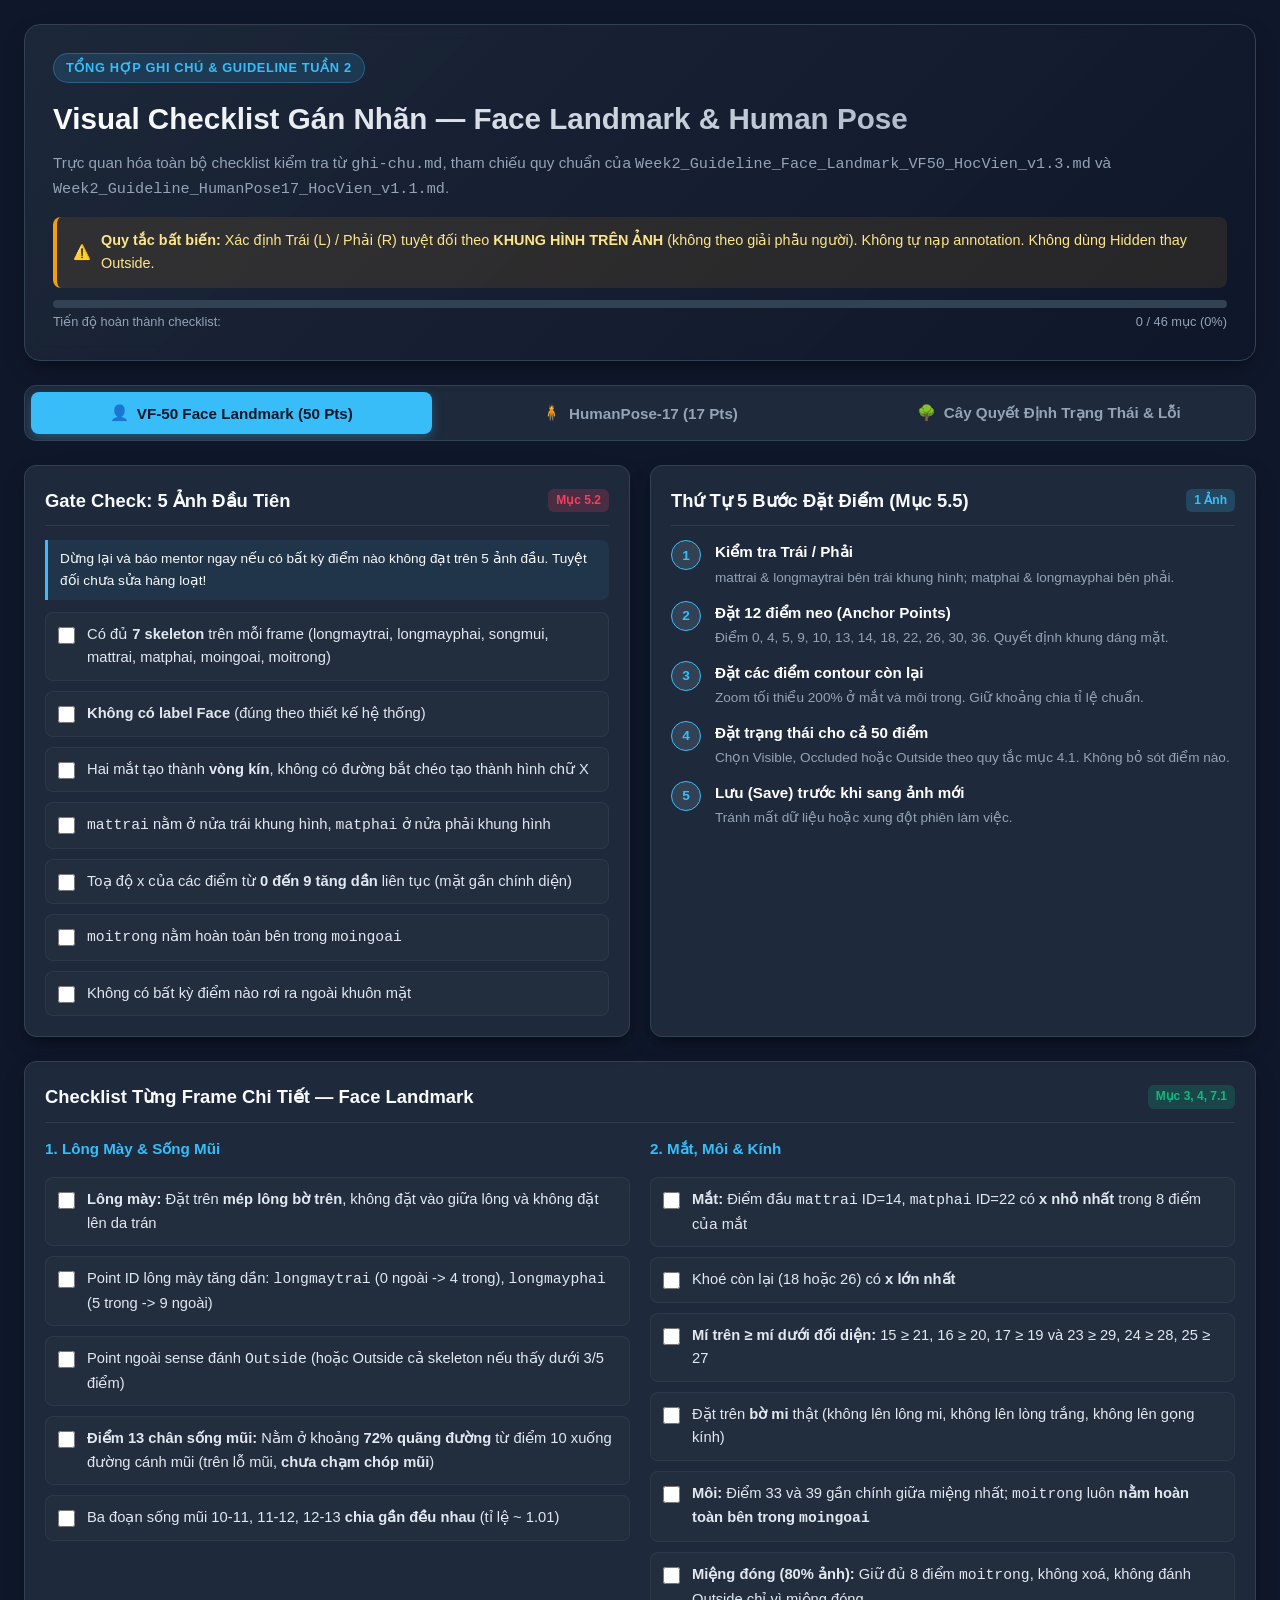
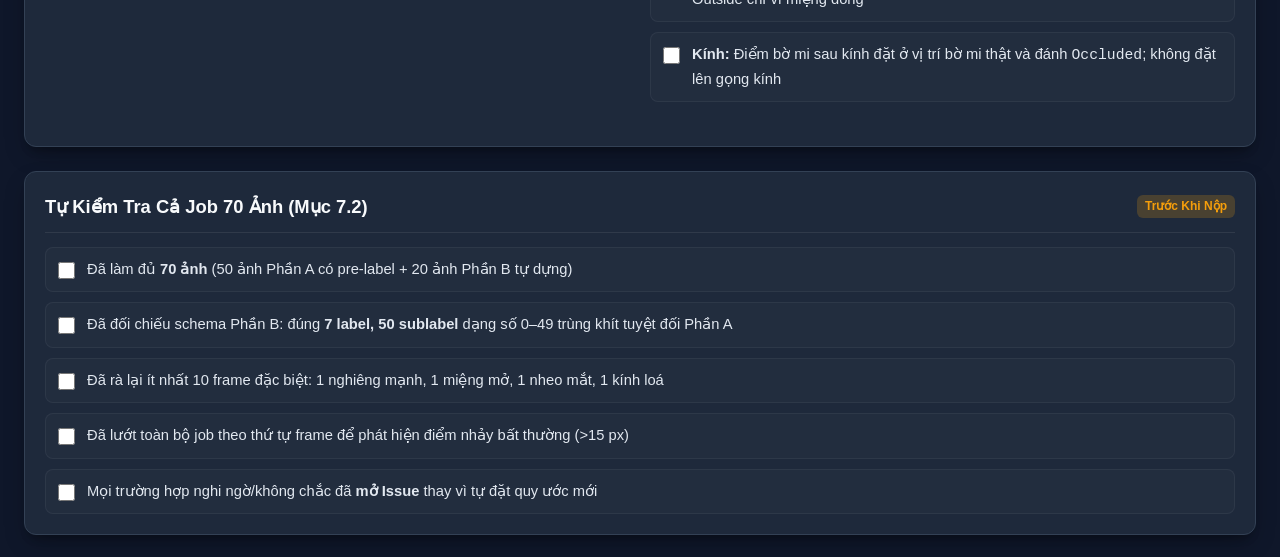
<file: thu_thach_tuan2/reports/Duy/checklist-visualize.html>
<!DOCTYPE html>
<html lang="vi">
<head>
  <meta charset="UTF-8" />
  <meta name="viewport" content="width=device-width, initial-scale=1.0" />
  <title>Bảng Trực Quan Hóa Checklist Gán Nhãn (Week 2) - Duy</title>
  <style>
    :root {
      --bg-primary: #0f172a;
      --bg-surface: #1e293b;
      --bg-surface-alt: #334155;
      --text-main: #f8fafc;
      --text-muted: #94a3b8;
      --accent-blue: #38bdf8;
      --accent-purple: #a855f7;
      --accent-emerald: #10b981;
      --accent-amber: #f59e0b;
      --accent-rose: #f43f5e;
      --border-color: #334155;
      --radius-sm: 8px;
      --radius-md: 12px;
      --radius-lg: 16px;
      --shadow: 0 10px 25px -5px rgba(0, 0, 0, 0.3), 0 8px 10px -6px rgba(0, 0, 0, 0.3);
    }

    * {
      box-sizing: border-box;
      margin: 0;
      padding: 0;
    }

    body {
      font-family: -apple-system, BlinkMacSystemFont, "Segoe UI", Roboto, Helvetica, Arial, sans-serif;
      background-color: var(--bg-primary);
      color: var(--text-main);
      line-height: 1.6;
      padding: 24px;
    }

    .container {
      max-width: 1280px;
      margin: 0 auto;
    }

    header {
      background: linear-gradient(135deg, rgba(30, 41, 59, 0.9), rgba(15, 23, 42, 0.95));
      border: 1px solid var(--border-color);
      border-radius: var(--radius-lg);
      padding: 28px;
      margin-bottom: 24px;
      box-shadow: var(--shadow);
      backdrop-filter: blur(8px);
    }

    .header-badge {
      display: inline-flex;
      align-items: center;
      gap: 6px;
      font-size: 0.8rem;
      text-transform: uppercase;
      letter-spacing: 0.05em;
      font-weight: 700;
      padding: 4px 12px;
      border-radius: 9999px;
      background: rgba(56, 189, 248, 0.15);
      color: var(--accent-blue);
      border: 1px solid rgba(56, 189, 248, 0.3);
      margin-bottom: 12px;
    }

    h1 {
      font-size: 1.85rem;
      font-weight: 800;
      margin-bottom: 8px;
      background: linear-gradient(to right, #ffffff, #94a3b8);
      -webkit-background-clip: text;
      -webkit-text-fill-color: transparent;
    }

    .header-desc {
      color: var(--text-muted);
      font-size: 0.95rem;
    }

    .warning-banner {
      margin-top: 16px;
      padding: 12px 16px;
      border-radius: var(--radius-sm);
      background: rgba(245, 158, 11, 0.1);
      border-left: 4px solid var(--accent-amber);
      color: #fde68a;
      font-size: 0.9rem;
      display: flex;
      gap: 10px;
      align-items: center;
    }

    /* Tabs */
    .tabs-nav {
      display: flex;
      gap: 8px;
      margin-bottom: 24px;
      background: var(--bg-surface);
      padding: 6px;
      border-radius: var(--radius-md);
      border: 1px solid var(--border-color);
      overflow-x: auto;
    }

    .tab-btn {
      flex: 1;
      min-width: 180px;
      background: transparent;
      border: none;
      color: var(--text-muted);
      padding: 12px 18px;
      font-size: 0.95rem;
      font-weight: 600;
      border-radius: var(--radius-sm);
      cursor: pointer;
      transition: all 0.2s ease;
      display: flex;
      align-items: center;
      justify-content: center;
      gap: 8px;
    }

    .tab-btn:hover {
      color: var(--text-main);
      background: rgba(255, 255, 255, 0.05);
    }

    .tab-btn.active {
      background: var(--accent-blue);
      color: #0f172a;
      box-shadow: 0 4px 12px rgba(56, 189, 248, 0.3);
    }

    .tab-content {
      display: none;
    }

    .tab-content.active {
      display: block;
    }

    /* Grid layout */
    .grid-2 {
      display: grid;
      grid-template-columns: repeat(auto-fit, minmax(360px, 1fr));
      gap: 20px;
      margin-bottom: 24px;
    }

    .grid-3 {
      display: grid;
      grid-template-columns: repeat(auto-fit, minmax(280px, 1fr));
      gap: 16px;
      margin-bottom: 24px;
    }

    /* Cards */
    .card {
      background: var(--bg-surface);
      border: 1px solid var(--border-color);
      border-radius: var(--radius-md);
      padding: 20px;
      box-shadow: var(--shadow);
    }

    .card-title {
      font-size: 1.15rem;
      font-weight: 700;
      margin-bottom: 14px;
      display: flex;
      align-items: center;
      justify-content: space-between;
      border-bottom: 1px solid rgba(255, 255, 255, 0.08);
      padding-bottom: 10px;
    }

    .card-title span.badge {
      font-size: 0.75rem;
      padding: 2px 8px;
      border-radius: 6px;
      font-weight: 600;
    }

    .badge-blue { background: rgba(56, 189, 248, 0.2); color: var(--accent-blue); }
    .badge-emerald { background: rgba(16, 185, 129, 0.2); color: var(--accent-emerald); }
    .badge-amber { background: rgba(245, 158, 11, 0.2); color: var(--accent-amber); }
    .badge-rose { background: rgba(244, 63, 94, 0.2); color: var(--accent-rose); }

    /* Checklist Item */
    .checklist-group {
      display: flex;
      flex-direction: column;
      gap: 10px;
    }

    .checklist-item {
      display: flex;
      align-items: flex-start;
      gap: 12px;
      padding: 10px 12px;
      border-radius: var(--radius-sm);
      background: rgba(255, 255, 255, 0.02);
      border: 1px solid rgba(255, 255, 255, 0.05);
      transition: background 0.2s;
      cursor: pointer;
    }

    .checklist-item:hover {
      background: rgba(255, 255, 255, 0.05);
    }

    .checklist-item input[type="checkbox"] {
      margin-top: 4px;
      width: 17px;
      height: 17px;
      accent-color: var(--accent-blue);
      cursor: pointer;
      flex-shrink: 0;
    }

    .checklist-item label {
      font-size: 0.92rem;
      color: #e2e8f0;
      cursor: pointer;
      user-select: none;
    }

    .checklist-item input:checked + label {
      text-decoration: line-through;
      color: var(--text-muted);
    }

    /* Process Flow */
    .flow-steps {
      display: flex;
      flex-direction: column;
      gap: 12px;
      position: relative;
    }

    .flow-step {
      display: flex;
      gap: 14px;
      align-items: flex-start;
    }

    .step-number {
      width: 30px;
      height: 30px;
      border-radius: 50%;
      background: var(--bg-surface-alt);
      color: var(--accent-blue);
      display: flex;
      align-items: center;
      justify-content: center;
      font-weight: 700;
      font-size: 0.85rem;
      flex-shrink: 0;
      border: 1px solid var(--accent-blue);
    }

    .step-body h4 {
      font-size: 0.95rem;
      color: #ffffff;
      margin-bottom: 2px;
    }

    .step-body p {
      font-size: 0.85rem;
      color: var(--text-muted);
    }

    /* Decision Box */
    .decision-tree {
      display: flex;
      flex-direction: column;
      gap: 12px;
    }

    .decision-node {
      border: 1px solid var(--border-color);
      border-radius: var(--radius-sm);
      padding: 12px 14px;
      background: rgba(15, 23, 42, 0.6);
    }

    .decision-header {
      font-weight: 600;
      font-size: 0.9rem;
      color: #e2e8f0;
      display: flex;
      align-items: center;
      gap: 8px;
      margin-bottom: 6px;
    }

    .decision-result {
      display: flex;
      gap: 8px;
      flex-wrap: wrap;
    }

    .tag-state {
      font-size: 0.75rem;
      padding: 3px 8px;
      border-radius: 4px;
      font-weight: 700;
    }

    .tag-vis { background: rgba(16, 185, 129, 0.2); color: #34d399; border: 1px solid #059669; }
    .tag-occ { background: rgba(245, 158, 11, 0.2); color: #fbbf24; border: 1px solid #d97706; }
    .tag-out { background: rgba(244, 63, 94, 0.2); color: #f87171; border: 1px solid #e11d48; }

    /* Tables */
    .table-container {
      overflow-x: auto;
      margin-top: 10px;
    }

    table {
      width: 100%;
      border-collapse: collapse;
      font-size: 0.88rem;
    }

    th, td {
      padding: 10px 12px;
      border-bottom: 1px solid var(--border-color);
      text-align: left;
    }

    th {
      background: rgba(255, 255, 255, 0.04);
      color: #94a3b8;
      font-weight: 600;
      text-transform: uppercase;
      font-size: 0.75rem;
      letter-spacing: 0.05em;
    }

    tr:hover td {
      background: rgba(255, 255, 255, 0.02);
    }

    .progress-bar-container {
      margin-top: 12px;
      background: var(--bg-surface-alt);
      height: 8px;
      border-radius: 9999px;
      overflow: hidden;
    }

    .progress-bar-fill {
      height: 100%;
      background: linear-gradient(to right, var(--accent-blue), var(--accent-emerald));
      width: 0%;
      transition: width 0.3s ease;
    }

    .progress-label {
      display: flex;
      justify-content: space-between;
      font-size: 0.8rem;
      color: var(--text-muted);
      margin-top: 4px;
    }

    .highlight-rule {
      background: rgba(56, 189, 248, 0.08);
      border-left: 3px solid var(--accent-blue);
      padding: 8px 12px;
      font-size: 0.85rem;
      border-radius: 0 var(--radius-sm) var(--radius-sm) 0;
      margin-bottom: 12px;
    }
  </style>
</head>
<body>
  <div class="container">
    <!-- Header -->
    <header>
      <div class="header-badge">TỔNG HỢP GHI CHÚ & GUIDELINE TUẦN 2</div>
      <h1>Visual Checklist Gán Nhãn — Face Landmark & Human Pose</h1>
      <p class="header-desc">
        Trực quan hóa toàn bộ checklist kiểm tra từ <code>ghi-chu.md</code>, tham chiếu quy chuẩn của <code>Week2_Guideline_Face_Landmark_VF50_HocVien_v1.3.md</code> và <code>Week2_Guideline_HumanPose17_HocVien_v1.1.md</code>.
      </p>
      <div class="warning-banner">
        <span>⚠️</span>
        <div>
          <strong>Quy tắc bất biến:</strong> Xác định Trái (L) / Phải (R) tuyệt đối theo <strong>KHUNG HÌNH TRÊN ẢNH</strong> (không theo giải phẫu người). Không tự nạp annotation. Không dùng Hidden thay Outside.
        </div>
      </div>
      <div class="progress-bar-container">
        <div class="progress-bar-fill" id="totalProgress"></div>
      </div>
      <div class="progress-label">
        <span>Tiến độ hoàn thành checklist:</span>
        <span id="progressText">0 / 0 mục (0%)</span>
      </div>
    </header>

    <!-- Navigation Tabs -->
    <nav class="tabs-nav">
      <button class="tab-btn active" onclick="switchTab('face')">
        <span>👤</span> VF-50 Face Landmark (50 Pts)
      </button>
      <button class="tab-btn" onclick="switchTab('pose')">
        <span>🧍</span> HumanPose-17 (17 Pts)
      </button>
      <button class="tab-btn" onclick="switchTab('rules')">
        <span>🌳</span> Cây Quyết Định Trạng Thái & Lỗi
      </button>
    </nav>

    <!-- TAB 1: FACE LANDMARK -->
    <div id="tab-face" class="tab-content active">
      <div class="grid-2">
        <!-- Gate Check -->
        <div class="card">
          <div class="card-title">
            <span>Gate Check: 5 Ảnh Đầu Tiên</span>
            <span class="badge badge-rose">Mục 5.2</span>
          </div>
          <div class="highlight-rule">
            Dừng lại và báo mentor ngay nếu có bất kỳ điểm nào không đạt trên 5 ảnh đầu. Tuyệt đối chưa sửa hàng loạt!
          </div>
          <div class="checklist-group">
            <div class="checklist-item">
              <input type="checkbox" id="fc_gate_1" />
              <label for="fc_gate_1">Có đủ <strong>7 skeleton</strong> trên mỗi frame (longmaytrai, longmayphai, songmui, mattrai, matphai, moingoai, moitrong)</label>
            </div>
            <div class="checklist-item">
              <input type="checkbox" id="fc_gate_2" />
              <label for="fc_gate_2"><strong>Không có label Face</strong> (đúng theo thiết kế hệ thống)</label>
            </div>
            <div class="checklist-item">
              <input type="checkbox" id="fc_gate_3" />
              <label for="fc_gate_3">Hai mắt tạo thành <strong>vòng kín</strong>, không có đường bắt chéo tạo thành hình chữ X</label>
            </div>
            <div class="checklist-item">
              <input type="checkbox" id="fc_gate_4" />
              <label for="fc_gate_4"><code>mattrai</code> nằm ở nửa trái khung hình, <code>matphai</code> ở nửa phải khung hình</label>
            </div>
            <div class="checklist-item">
              <input type="checkbox" id="fc_gate_5" />
              <label for="fc_gate_5">Toạ độ x của các điểm từ <strong>0 đến 9 tăng dần</strong> liên tục (mặt gần chính diện)</label>
            </div>
            <div class="checklist-item">
              <input type="checkbox" id="fc_gate_6" />
              <label for="fc_gate_6"><code>moitrong</code> nằm hoàn toàn bên trong <code>moingoai</code></label>
            </div>
            <div class="checklist-item">
              <input type="checkbox" id="fc_gate_7" />
              <label for="fc_gate_7">Không có bất kỳ điểm nào rơi ra ngoài khuôn mặt</label>
            </div>
          </div>
        </div>

        <!-- Quy trình đặt điểm 1 ảnh -->
        <div class="card">
          <div class="card-title">
            <span>Thứ Tự 5 Bước Đặt Điểm (Mục 5.5)</span>
            <span class="badge badge-blue">1 Ảnh</span>
          </div>
          <div class="flow-steps">
            <div class="flow-step">
              <div class="step-number">1</div>
              <div class="step-body">
                <h4>Kiểm tra Trái / Phải</h4>
                <p>mattrai & longmaytrai bên trái khung hình; matphai & longmayphai bên phải.</p>
              </div>
            </div>
            <div class="flow-step">
              <div class="step-number">2</div>
              <div class="step-body">
                <h4>Đặt 12 điểm neo (Anchor Points)</h4>
                <p>Điểm 0, 4, 5, 9, 10, 13, 14, 18, 22, 26, 30, 36. Quyết định khung dáng mặt.</p>
              </div>
            </div>
            <div class="flow-step">
              <div class="step-number">3</div>
              <div class="step-body">
                <h4>Đặt các điểm contour còn lại</h4>
                <p>Zoom tối thiểu 200% ở mắt và môi trong. Giữ khoảng chia tỉ lệ chuẩn.</p>
              </div>
            </div>
            <div class="flow-step">
              <div class="step-number">4</div>
              <div class="step-body">
                <h4>Đặt trạng thái cho cả 50 điểm</h4>
                <p>Chọn Visible, Occluded hoặc Outside theo quy tắc mục 4.1. Không bỏ sót điểm nào.</p>
              </div>
            </div>
            <div class="flow-step">
              <div class="step-number">5</div>
              <div class="step-body">
                <h4>Lưu (Save) trước khi sang ảnh mới</h4>
                <p>Tránh mất dữ liệu hoặc xung đột phiên làm việc.</p>
              </div>
            </div>
          </div>
        </div>
      </div>

      <!-- Checklist Từng Bộ Phận -->
      <div class="card" style="margin-bottom: 24px;">
        <div class="card-title">
          <span>Checklist Từng Frame Chi Tiết — Face Landmark</span>
          <span class="badge badge-emerald">Mục 3, 4, 7.1</span>
        </div>
        <div class="grid-2">
          <div class="checklist-group">
            <h4 style="color: var(--accent-blue); font-size: 0.95rem; margin-bottom: 6px;">1. Lông Mày & Sống Mũi</h4>
            <div class="checklist-item">
              <input type="checkbox" id="fc_body_1" />
              <label for="fc_body_1"><strong>Lông mày:</strong> Đặt trên <strong>mép lông bờ trên</strong>, không đặt vào giữa lông và không đặt lên da trán</label>
            </div>
            <div class="checklist-item">
              <input type="checkbox" id="fc_body_2" />
              <label for="fc_body_2">Point ID lông mày tăng dần: <code>longmaytrai</code> (0 ngoài -> 4 trong), <code>longmayphai</code> (5 trong -> 9 ngoài)</label>
            </div>
            <div class="checklist-item">
              <input type="checkbox" id="fc_body_3" />
              <label for="fc_body_3">Point ngoài sense đánh <code>Outside</code> (hoặc Outside cả skeleton nếu thấy dưới 3/5 điểm)</label>
            </div>
            <div class="checklist-item">
              <input type="checkbox" id="fc_body_4" />
              <label for="fc_body_4"><strong>Điểm 13 chân sống mũi:</strong> Nằm ở khoảng <strong>72% quãng đường</strong> từ điểm 10 xuống đường cánh mũi (trên lỗ mũi, <strong>chưa chạm chóp mũi</strong>)</label>
            </div>
            <div class="checklist-item">
              <input type="checkbox" id="fc_body_5" />
              <label for="fc_body_5">Ba đoạn sống mũi 10-11, 11-12, 12-13 <strong>chia gần đều nhau</strong> (tỉ lệ ~ 1.01)</label>
            </div>
          </div>

          <div class="checklist-group">
            <h4 style="color: var(--accent-blue); font-size: 0.95rem; margin-bottom: 6px;">2. Mắt, Môi & Kính</h4>
            <div class="checklist-item">
              <input type="checkbox" id="fc_body_6" />
              <label for="fc_body_6"><strong>Mắt:</strong> Điểm đầu <code>mattrai</code> ID=14, <code>matphai</code> ID=22 có <strong>x nhỏ nhất</strong> trong 8 điểm của mắt</label>
            </div>
            <div class="checklist-item">
              <input type="checkbox" id="fc_body_7" />
              <label for="fc_body_7">Khoé còn lại (18 hoặc 26) có <strong>x lớn nhất</strong></label>
            </div>
            <div class="checklist-item">
              <input type="checkbox" id="fc_body_8" />
              <label for="fc_body_8"><strong>Mí trên ≥ mí dưới đối diện:</strong> 15 ≥ 21, 16 ≥ 20, 17 ≥ 19 và 23 ≥ 29, 24 ≥ 28, 25 ≥ 27</label>
            </div>
            <div class="checklist-item">
              <input type="checkbox" id="fc_body_9" />
              <label for="fc_body_9">Đặt trên <strong>bờ mi</strong> thật (không lên lông mi, không lên lòng trắng, không lên gọng kính)</label>
            </div>
            <div class="checklist-item">
              <input type="checkbox" id="fc_body_10" />
              <label for="fc_body_10"><strong>Môi:</strong> Điểm 33 và 39 gần chính giữa miệng nhất; <code>moitrong</code> luôn <strong>nằm hoàn toàn bên trong <code>moingoai</code></strong></label>
            </div>
            <div class="checklist-item">
              <input type="checkbox" id="fc_body_11" />
              <label for="fc_body_11"><strong>Miệng đóng (80% ảnh):</strong> Giữ đủ 8 điểm <code>moitrong</code>, không xoá, không đánh Outside chỉ vì miệng đóng</label>
            </div>
            <div class="checklist-item">
              <input type="checkbox" id="fc_body_12" />
              <label for="fc_body_12"><strong>Kính:</strong> Điểm bờ mi sau kính đặt ở vị trí bờ mi thật và đánh <code>Occluded</code>; không đặt lên gọng kính</label>
            </div>
          </div>
        </div>
      </div>

      <!-- Checklist Toàn Job Face -->
      <div class="card">
        <div class="card-title">
          <span>Tự Kiểm Tra Cả Job 70 Ảnh (Mục 7.2)</span>
          <span class="badge badge-amber">Trước Khi Nộp</span>
        </div>
        <div class="checklist-group">
          <div class="checklist-item">
            <input type="checkbox" id="fc_job_1" />
            <label for="fc_job_1">Đã làm đủ <strong>70 ảnh</strong> (50 ảnh Phần A có pre-label + 20 ảnh Phần B tự dựng)</label>
          </div>
          <div class="checklist-item">
            <input type="checkbox" id="fc_job_2" />
            <label for="fc_job_2">Đã đối chiếu schema Phần B: đúng <strong>7 label, 50 sublabel</strong> dạng số 0–49 trùng khít tuyệt đối Phần A</label>
          </div>
          <div class="checklist-item">
            <input type="checkbox" id="fc_job_3" />
            <label for="fc_job_3">Đã rà lại ít nhất 10 frame đặc biệt: 1 nghiêng mạnh, 1 miệng mở, 1 nheo mắt, 1 kính loá</label>
          </div>
          <div class="checklist-item">
            <input type="checkbox" id="fc_job_4" />
            <label for="fc_job_4">Đã lướt toàn bộ job theo thứ tự frame để phát hiện điểm nhảy bất thường (>15 px)</label>
          </div>
          <div class="checklist-item">
            <input type="checkbox" id="fc_job_5" />
            <label for="fc_job_5">Mọi trường hợp nghi ngờ/không chắc đã <strong>mở Issue</strong> thay vì tự đặt quy ước mới</label>
          </div>
        </div>
      </div>
    </div>

    <!-- TAB 2: HUMAN POSE -->
    <div id="tab-pose" class="tab-content">
      <div class="grid-2">
        <!-- Gate Check Pose -->
        <div class="card">
          <div class="card-title">
            <span>Gate Check: 5 Ảnh Đầu Tiên</span>
            <span class="badge badge-rose">Mục 5.2</span>
          </div>
          <div class="highlight-rule">
            Skeleton person với 17 sublabel số 1–17. Trái/Phải theo khung hình VinFast!
          </div>
          <div class="checklist-group">
            <div class="checklist-item">
              <input type="checkbox" id="hp_gate_1" />
              <label for="hp_gate_1">Có skeleton <code>person</code> với đủ <strong>17 sublabel số 1 đến 17</strong></label>
            </div>
            <div class="checklist-item">
              <input type="checkbox" id="hp_gate_2" />
              <label for="hp_gate_2">Số skeleton khớp số người cần gán: Mặc định duy nhất <strong>1 người lái</strong></label>
            </div>
            <div class="checklist-item">
              <input type="checkbox" id="hp_gate_3" />
              <label for="hp_gate_3">Không có skeleton nào lệch toàn bộ so với người trong ảnh (lỗi hệ thống -> báo mentor)</label>
            </div>
            <div class="checklist-item">
              <input type="checkbox" id="hp_gate_4" />
              <label for="hp_gate_4">Đã nhận diện chùm điểm lỗi dồn ở góc trên-trái (0, 0)</label>
            </div>
            <div class="checklist-item">
              <input type="checkbox" id="hp_gate_5" />
              <label for="hp_gate_5">Trái/phải chưa bị đảo: <strong>R ở bên phải khung hình, L ở bên trái khung hình</strong></label>
            </div>
          </div>
        </div>

        <!-- Thứ tự 8 bước đặt điểm 1 ảnh -->
        <div class="card">
          <div class="card-title">
            <span>Thứ Tự 8 Bước Đặt Điểm (Mục 5.5)</span>
            <span class="badge badge-blue">Dùng chung A & B</span>
          </div>
          <div class="flow-steps">
            <div class="flow-step">
              <div class="step-number">1</div>
              <div class="step-body">
                <h4>1. Kiểm tra Trái / Phải theo Khung Hình</h4>
                <p>R ở bên phải ảnh, L ở bên trái ảnh (bất kể hướng mặt hay xoay 90°).</p>
              </div>
            </div>
            <div class="flow-step">
              <div class="step-number">2</div>
              <div class="step-body">
                <h4>2. Xử lý các điểm ở góc (0, 0)</h4>
                <p>Quyết định theo §4.1: Thấy -> kéo về + Visible; Suy luận -> Occluded; Không thấy -> Outside.</p>
              </div>
            </div>
            <div class="flow-step">
              <div class="step-number">3</div>
              <div class="step-body">
                <h4>3. Đặt thân mình (Định khung)</h4>
                <p>Hai vai (6, 7) và Hai hông (12, 13) làm mốc nền tảng.</p>
              </div>
            </div>
            <div class="flow-step">
              <div class="step-number">4</div>
              <div class="step-body">
                <h4>4. Đặt chi trên</h4>
                <p>Khuỷu tay (8, 9) và Cổ tay (10, 11) tại nếp gấp cổ tay.</p>
              </div>
            </div>
            <div class="flow-step">
              <div class="step-number">5</div>
              <div class="step-body">
                <h4>5. Đặt vùng đầu</h4>
                <p>Chóp mũi (1), Đồng tử mắt (2, 3), Ống tai (4, 5).</p>
              </div>
            </div>
            <div class="flow-step">
              <div class="step-number">6</div>
              <div class="step-body">
                <h4>6. Đặt chi dưới (Làm cuối cùng)</h4>
                <p>Gối (14, 15) và Cổ chân (16, 17) khi đã có khung thân.</p>
              </div>
            </div>
            <div class="flow-step">
              <div class="step-number">7</div>
              <div class="step-body">
                <h4>7. Đặt trạng thái cho cả 17 điểm</h4>
                <p>Visible / Occluded / Outside cho từng điểm.</p>
              </div>
            </div>
            <div class="flow-step">
              <div class="step-number">8</div>
              <div class="step-body">
                <h4>8. Lưu dữ liệu</h4>
                <p>Lưu trước khi chuyển sang ảnh tiếp theo.</p>
              </div>
            </div>
          </div>
        </div>
      </div>

      <!-- Checklist Chi Tiết Human Pose -->
      <div class="card" style="margin-bottom: 24px;">
        <div class="card-title">
          <span>Checklist Từng Frame Chi Tiết — HumanPose-17</span>
          <span class="badge badge-emerald">Mục 3, 6, 7.1</span>
        </div>
        <div class="grid-2">
          <div class="checklist-group">
            <h4 style="color: var(--accent-emerald); font-size: 0.95rem; margin-bottom: 6px;">1. Quy Tắc & Vùng Đầu</h4>
            <div class="checklist-item">
              <input type="checkbox" id="hp_body_1" />
              <label for="hp_body_1">Mặc định <strong>chỉ gán nhãn duy nhất người lái</strong>; bỏ qua người thứ hai / hành khách</label>
            </div>
            <div class="checklist-item">
              <input type="checkbox" id="hp_body_2" />
              <label for="hp_body_2">Ảnh xoay 90°: Xác định đầu-chân theo cơ thể, nhưng <strong>L/R vẫn giữ theo khung hình</strong></label>
            </div>
            <div class="checklist-item">
              <input type="checkbox" id="hp_body_3" />
              <label for="hp_body_3">Người vặn mình/quay lưng: <strong>KHÔNG đảo L/R theo giải phẫu</strong> (bên phải ảnh vẫn là R, bên trái ảnh vẫn là L)</label>
            </div>
            <div class="checklist-item">
              <input type="checkbox" id="hp_body_4" />
              <label for="hp_body_4"><strong>Nose (1):</strong> Đặt ở chóp mũi (mặt nghiêng vẫn là chóp mũi, không dời vào giữa mặt)</label>
            </div>
            <div class="checklist-item">
              <input type="checkbox" id="hp_body_5" />
              <label for="hp_body_5"><strong>Eyes (2, 3):</strong> Tâm đồng tử mắt (mắt nhắm đặt ở tâm khe mí)</label>
            </div>
            <div class="checklist-item">
              <input type="checkbox" id="hp_body_6" />
              <label for="hp_body_6"><strong>Ears (4, 5):</strong> Đặt tại <strong>ống tai</strong> (không phải vành tai hay dái tai). Tóc che nếu suy ra được đánh Occluded, không thì Outside</label>
            </div>
          </div>

          <div class="checklist-group">
            <h4 style="color: var(--accent-emerald); font-size: 0.95rem; margin-bottom: 6px;">2. Thân Mình & Tứ Chi</h4>
            <div class="checklist-item">
              <input type="checkbox" id="hp_body_7" />
              <label for="hp_body_7"><strong>Khớp vai (6, 7):</strong> Đặt tại tâm điểm xoay cánh tay</label>
            </div>
            <div class="checklist-item">
              <input type="checkbox" id="hp_body_8" />
              <label for="hp_body_8"><strong>Cổ tay (10, 11):</strong> Luôn đặt ở <strong>nếp gấp cổ tay</strong>, kể cả khi tay nắm trên vành vô-lăng (không dời lên vô-lăng)</label>
            </div>
            <div class="checklist-item">
              <input type="checkbox" id="hp_body_9" />
              <label for="hp_body_9"><strong>Khớp háng (12, 13):</strong> Đặt tại <strong>tâm khớp háng</strong>, không đặt ở mép ngoài hông hay cạp quần</label>
            </div>
            <div class="checklist-item">
              <input type="checkbox" id="hp_body_10" />
              <label for="hp_body_10"><strong>Gối (14, 15) & Cổ chân (16, 17):</strong> Đặt tại giữa bánh chè và ngang mắt cá; phải nằm trên cơ thể người</label>
            </div>
            <div class="checklist-item">
              <input type="checkbox" id="hp_body_11" />
              <label for="hp_body_11"><strong>Tuyệt đối không</strong> đặt điểm lên ghế, vô-lăng, cần số, bảng táp-lô hay sàn xe</label>
            </div>
            <div class="checklist-item">
              <input type="checkbox" id="hp_body_12" />
              <label for="hp_body_12"><strong>Không có hai điểm trùng toạ độ</strong> khi cả hai đều Visible; không còn điểm sót lại ở góc (0, 0)</label>
            </div>
          </div>
        </div>
      </div>

      <!-- Checklist Toàn Job Pose -->
      <div class="card">
        <div class="card-title">
          <span>Tự Kiểm Tra Cả Job 60 Ảnh (Mục 7.2)</span>
          <span class="badge badge-amber">Trước Khi Nộp</span>
        </div>
        <div class="checklist-group">
          <div class="checklist-item">
            <input type="checkbox" id="hp_job_1" />
            <label for="hp_job_1">Đã làm đủ <strong>60 ảnh</strong> (40 ảnh Phần A + 20 ảnh Phần B)</label>
          </div>
          <div class="checklist-item">
            <input type="checkbox" id="hp_job_2" />
            <label for="hp_job_2">Đã đối chiếu schema Phần B: đúng <strong>1 label person, 17 sublabel số 1–17</strong></label>
          </div>
          <div class="checklist-item">
            <input type="checkbox" id="hp_job_3" />
            <label for="hp_job_3">Đã rà lại ít nhất 10 frame: 1 frame chi dưới khuất, 1 frame vặn mình, 1 frame thiếu sáng, 1 frame nhiều điểm ở (0, 0)</label>
          </div>
          <div class="checklist-item">
            <input type="checkbox" id="hp_job_4" />
            <label for="hp_job_4">Không còn bất kỳ điểm nào nằm trong vùng 50 px từ góc trên-trái</label>
          </div>
          <div class="checklist-item">
            <input type="checkbox" id="hp_job_5" />
            <label for="hp_job_5">Mọi trường hợp quá tối / không phân biệt được người với ghế đã <strong>mở Issue</strong></label>
          </div>
        </div>
      </div>
    </div>

    <!-- TAB 3: DECISION TREE & ERROR MATRIX -->
    <div id="tab-rules" class="tab-content">
      <div class="grid-2">
        <!-- Decision Tree Card -->
        <div class="card">
          <div class="card-title">
            <span>Cây Quyết Định Trạng Thái Điểm (§4.1)</span>
            <span class="badge badge-blue">Áp Dụng Từng Điểm</span>
          </div>
          <div class="decision-tree">
            <div class="decision-node">
              <div class="decision-header">
                <span>1. Điểm có nằm trong khung hình không?</span>
              </div>
              <div class="decision-result">
                <span>Nếu <strong>KHÔNG</strong>:</span>
                <span class="tag-state tag-out">OUTSIDE (outside = 1)</span>
              </div>
            </div>

            <div class="decision-node">
              <div class="decision-header">
                <span>2. Có nhìn thấy trực tiếp khớp / bờ viền không?</span>
              </div>
              <div class="decision-result">
                <span>Nếu <strong>CÓ</strong>:</span>
                <span class="tag-state tag-vis">VISIBLE (outside = 0, occluded = 0)</span>
              </div>
            </div>

            <div class="decision-node">
              <div class="decision-header">
                <span>3. Có suy ra được vị trí từ điểm liền kề / trục chi không?</span>
              </div>
              <div class="decision-result">
                <span>Nếu <strong>CÓ</strong>:</span>
                <span class="tag-state tag-occ">OCCLUDED (occluded = 1, outside = 0)</span>
                <div style="font-size: 0.8rem; color: var(--text-muted); margin-top: 4px; width: 100%;">
                  * Toạ độ phải đặt ở vị trí ước lượng hợp lý.
                </div>
              </div>
              <div class="decision-result" style="margin-top: 8px;">
                <span>Nếu <strong>KHÔNG</strong>:</span>
                <span class="tag-state tag-out">OUTSIDE (outside = 1)</span>
              </div>
            </div>
          </div>
        </div>

        <!-- Che khuất chi dưới & chùm điểm 0,0 -->
        <div class="card">
          <div class="card-title">
            <span>Quy Tắc Che Khuất Chi Dưới (Human Pose)</span>
            <span class="badge badge-amber">Mục 3.3 & 6.3</span>
          </div>
          <div class="decision-tree">
            <div class="decision-node">
              <div class="decision-header">
                <span>Thấy đường đùi hoặc cẳng chân qua quần</span>
              </div>
              <div class="decision-result">
                <span class="tag-state tag-occ">OCCLUDED</span>
                <span style="font-size: 0.85rem; color: var(--text-muted);">Ước lượng theo trục chi</span>
              </div>
            </div>

            <div class="decision-node">
              <div class="decision-header">
                <span>Chỉ thấy hông, chi dưới khuất hẳn sau táp-lô/vô-lăng</span>
              </div>
              <div class="decision-result">
                <span class="tag-state tag-out">OUTSIDE</span>
                <span style="font-size: 0.85rem; color: var(--text-muted);">Không đoán mò theo tỉ lệ cơ thể</span>
              </div>
            </div>

            <div class="decision-node">
              <div class="decision-header">
                <span>Chi dưới bị rìa khung hình cắt</span>
              </div>
              <div class="decision-result">
                <span class="tag-state tag-out">OUTSIDE</span>
                <span style="font-size: 0.85rem; color: var(--text-muted);">Ngoài khung hình</span>
              </div>
            </div>

            <div class="decision-node" style="border-left: 3px solid var(--accent-rose);">
              <div class="decision-header" style="color: #f87171;">
                <span>Cấm tuyệt đối</span>
              </div>
              <p style="font-size: 0.82rem; color: #fca5a5;">
                Không đặt điểm lên ghế, cần số, sàn xe chỉ vì cần chỗ đặt. Không kéo điểm ở góc (0, 0) một chút cho gần đúng.
              </p>
            </div>
          </div>
        </div>
      </div>

      <!-- Bảng Tra Cứu Lỗi Thường Gặp Cả 2 Bài -->
      <div class="card">
        <div class="card-title">
          <span>Ma Trận Xử Lý Lỗi Thường Gặp (Mục 9)</span>
          <span class="badge badge-rose">Tổng Hợp</span>
        </div>
        <div class="table-container">
          <table>
            <thead>
              <tr>
                <th>Lỗi Thường Gặp</th>
                <th>Bài Áp Dụng</th>
                <th>Nguyên Nhân Gốc</th>
                <th>Cách Xử Lý Chuẩn Xác</th>
              </tr>
            </thead>
            <tbody>
              <tr>
                <td><strong>Đảo trái / phải toàn bộ job</strong></td>
                <td>Cả 2 bài</td>
                <td>Dùng quy ước giải phẫu / COCO</td>
                <td>Luôn giữ <strong>Left bên trái ảnh, Right bên phải ảnh</strong> theo khung hình.</td>
              </tr>
              <tr>
                <td><strong>Mắt thành hình chữ X</strong></td>
                <td>Face</td>
                <td>Sai thứ tự nối điểm</td>
                <td>Kiểm tra thứ tự vòng kín 14→21 và 22→29.</td>
              </tr>
              <tr>
                <td><strong>Đặt điểm 13 ở chóp mũi</strong></td>
                <td>Face</td>
                <td>Hiểu nhầm vị trí</td>
                <td>Điểm 13 là <strong>chân sống mũi</strong> (72% quãng đường từ 10 xuống cánh mũi, chưa chạm chóp mũi).</td>
              </tr>
              <tr>
                <td><strong>Xoá moitrong khi miệng đóng</strong></td>
                <td>Face</td>
                <td>Tưởng miệng đóng là không có</td>
                <td>Miệng đóng chiếm 80% ảnh; <strong>vẫn giữ đủ 8 điểm</strong> moitrong trong moingoai.</td>
              </tr>
              <tr>
                <td><strong>Đặt điểm lên gọng kính</strong></td>
                <td>Face</td>
                <td>Gọng dễ nhìn hơn bờ mi</td>
                <td>Luôn đặt lên <strong>bờ mi thật</strong> rồi đánh trạng thái <code>Occluded</code>.</td>
              </tr>
              <tr>
                <td><strong>Kéo điểm (0, 0) cho gần đúng</strong></td>
                <td>Pose</td>
                <td>Tưởng toạ độ có ý nghĩa</td>
                <td>Toạ độ (0, 0) vô nghĩa; phải tự tìm vị trí khớp trên người thật từ đầu.</td>
              </tr>
              <tr>
                <td><strong>Đặt gối / cổ chân lên ghế, cần số</strong></td>
                <td>Pose</td>
                <td>Cần chỗ để ghim điểm</td>
                <td>Không thấy thì đánh <code>Outside</code>; tuyệt đối không đặt lên đồ vật.</td>
              </tr>
              <tr>
                <td><strong>Đặt cổ tay lên vô-lăng</strong></td>
                <td>Pose</td>
                <td>Vô-lăng dễ nhìn hơn</td>
                <td>Cổ tay luôn đặt ở <strong>nếp gấp cổ tay</strong>.</td>
              </tr>
              <tr>
                <td><strong>Đặt tai ở chóp vành tai</strong></td>
                <td>Pose</td>
                <td>Nhầm mốc giải phẫu</td>
                <td>Tai là <strong>ống tai</strong>.</td>
              </tr>
              <tr>
                <td><strong>Dùng Hidden thay Outside</strong></td>
                <td>Cả 2 bài</td>
                <td>Nhầm chức năng CVAT</td>
                <td><code>Hidden</code> chỉ ẩn hiển thị tạm thời không lưu dữ liệu; phải dùng <code>Outside</code>.</td>
              </tr>
              <tr>
                <td><strong>Tự nạp annotation lên task</strong></td>
                <td>Cả 2 bài</td>
                <td>Tưởng thiếu dữ liệu</td>
                <td>Ghi đè mất sạch công sức; tuyệt đối không ấn upload file, báo mentor khi có lỗi.</td>
              </tr>
            </tbody>
          </table>
        </div>
      </div>
    </div>
  </div>

  <script>
    // Tab switching logic
    function switchTab(tabName) {
      document.querySelectorAll('.tab-btn').forEach(btn => btn.classList.remove('active'));
      document.querySelectorAll('.tab-content').forEach(content => content.classList.remove('active'));

      if (tabName === 'face') {
        document.querySelectorAll('.tab-btn')[0].classList.add('active');
        document.getElementById('tab-face').classList.add('active');
      } else if (tabName === 'pose') {
        document.querySelectorAll('.tab-btn')[1].classList.add('active');
        document.getElementById('tab-pose').classList.add('active');
      } else if (tabName === 'rules') {
        document.querySelectorAll('.tab-btn')[2].classList.add('active');
        document.getElementById('tab-rules').classList.add('active');
      }
    }

    // Checklist state persistence & progress counter
    const storageKey = 'annotation_checklist_week2_state';
    const checkboxes = document.querySelectorAll('input[type="checkbox"]');

    function updateProgress() {
      const total = checkboxes.length;
      let checkedCount = 0;
      const stateObj = {};

      checkboxes.forEach(cb => {
        if (cb.checked) checkedCount++;
        stateObj[cb.id] = cb.checked;
      });

      const percent = total > 0 ? Math.round((checkedCount / total) * 100) : 0;
      document.getElementById('totalProgress').style.width = percent + '%';
      document.getElementById('progressText').textContent = `${checkedCount} / ${total} mục (${percent}%)`;

      localStorage.setItem(storageKey, JSON.stringify(stateObj));
    }

    // Load state
    window.addEventListener('DOMContentLoaded', () => {
      try {
        const saved = localStorage.getItem(storageKey);
        if (saved) {
          const parsed = JSON.parse(saved);
          checkboxes.forEach(cb => {
            if (parsed[cb.id] !== undefined) {
              cb.checked = parsed[cb.id];
            }
          });
        }
      } catch (e) {
        console.error("Could not load checklist state:", e);
      }

      checkboxes.forEach(cb => {
        cb.addEventListener('change', updateProgress);
      });

      updateProgress();
    });
  </script>
</body>
</html>
</file>
<file: source-tool/problem-backlog-visualize-tool/style.css>
:root {
  --primary: #2563eb;
  --primary-hover: #1d4ed8;
  --primary-light: #eff6ff;
  --text-main: #1e293b;
  --text-muted: #64748b;
  --text-light: #94a3b8;
  --bg-main: #f8fafc;
  --bg-card: #ffffff;
  --border: #e2e8f0;
  --border-focus: #93c5fd;

  /* Status Colors */
  --status-open-bg: #fee2e2;
  --status-open-text: #b91c1c;
  --status-discuss-bg: #fef3c7;
  --status-discuss-text: #b45309;
  --status-btc-bg: #e0f2fe;
  --status-btc-text: #0369a1;
  --status-closed-bg: #dcfce7;
  --status-closed-text: #15803d;
  --status-tool-bg: #f3e8ff;
  --status-tool-text: #7e22ce;
  --status-discard-bg: #f1f5f9;
  --status-discard-text: #475569;

  /* Type Colors */
  --type-unmentioned-bg: #fef9c3;
  --type-unmentioned-text: #854d0e;
  --type-ambiguous-bg: #fbcfe8;
  --type-ambiguous-text: #9d174d;
  --type-conflict-bg: #ffedd5;
  --type-conflict-text: #c2410c;
  --type-tool-bg: #e0e7ff;
  --type-tool-text: #3730a3;

  --shadow-sm: 0 1px 2px 0 rgb(0 0 0 / 0.05);
  --shadow-md: 0 4px 6px -1px rgb(0 0 0 / 0.1), 0 2px 4px -2px rgb(0 0 0 / 0.1);
  --shadow-lg: 0 10px 15px -3px rgb(0 0 0 / 0.1), 0 4px 6px -4px rgb(0 0 0 / 0.1);
  --radius-sm: 6px;
  --radius-md: 10px;
  --radius-lg: 14px;
}

* {
  box-sizing: border-box;
  margin: 0;
  padding: 0;
}

body {
  font-family: 'Inter', -apple-system, BlinkMacSystemFont, 'Segoe UI', Roboto, sans-serif;
  background-color: var(--bg-main);
  color: var(--text-main);
  line-height: 1.5;
  min-height: 100vh;
}

/* Material Symbols alignment */
.material-symbols-outlined {
  font-variation-settings: 'FILL' 0, 'wght' 400, 'GRAD' 0, 'opsz' 24;
  vertical-align: middle;
  font-size: 20px;
  display: inline-block;
  line-height: 1;
}

/* App Header */
.app-header {
  background: var(--bg-card);
  border-bottom: 1px solid var(--border);
  position: sticky;
  top: 0;
  z-index: 100;
  box-shadow: var(--shadow-sm);
}

.header-container {
  max-width: 1440px;
  margin: 0 auto;
  padding: 0.85rem 1.5rem;
  display: flex;
  justify-content: space-between;
  align-items: center;
  gap: 1rem;
  flex-wrap: wrap;
}

.brand-section {
  display: flex;
  align-items: center;
  gap: 0.75rem;
}

.brand-icon {
  width: 42px;
  height: 42px;
  border-radius: var(--radius-md);
  background: linear-gradient(135deg, #2563eb, #4f46e5);
  color: white;
  display: flex;
  align-items: center;
  justify-content: center;
  font-size: 24px;
}

.brand-title {
  font-size: 1.25rem;
  font-weight: 700;
  color: #0f172a;
  letter-spacing: -0.02em;
}

.brand-subtitle {
  font-size: 0.78rem;
  color: var(--text-muted);
}

.header-actions {
  display: flex;
  align-items: center;
  gap: 0.5rem;
  flex-wrap: wrap;
}

/* Buttons */
.btn {
  display: inline-flex;
  align-items: center;
  justify-content: center;
  gap: 0.4rem;
  padding: 0.5rem 0.9rem;
  font-size: 0.875rem;
  font-weight: 500;
  border-radius: var(--radius-sm);
  border: 1px solid transparent;
  cursor: pointer;
  transition: all 0.15s ease;
  white-space: nowrap;
  user-select: none;
}

.btn-primary {
  background-color: var(--primary);
  color: white;
}
.btn-primary:hover {
  background-color: var(--primary-hover);
}

.btn-secondary {
  background-color: #f1f5f9;
  border-color: var(--border);
  color: var(--text-main);
}
.btn-secondary:hover {
  background-color: #e2e8f0;
}

.btn-outline {
  background-color: transparent;
  border-color: var(--border);
  color: var(--text-main);
}
.btn-outline:hover {
  background-color: #f8fafc;
  border-color: var(--text-muted);
}

.btn-danger {
  background-color: #ef4444;
  color: white;
}
.btn-danger:hover {
  background-color: #dc2626;
}

.btn-icon-only {
  padding: 0.45rem;
  border-radius: var(--radius-sm);
}

/* Main Container */
.main-container {
  max-width: 1440px;
  margin: 0 auto;
  padding: 1.5rem;
}

/* Intro banner */
.intro-card {
  background: white;
  border: 1px solid var(--border);
  border-left: 4px solid var(--primary);
  border-radius: var(--radius-md);
  padding: 1rem 1.25rem;
  margin-bottom: 1.25rem;
  box-shadow: var(--shadow-sm);
  display: flex;
  justify-content: space-between;
  align-items: flex-start;
  gap: 1rem;
}

.intro-content {
  font-size: 0.88rem;
  color: #334155;
}

.intro-content strong {
  color: #0f172a;
}

.intro-note {
  margin-top: 0.4rem;
  font-size: 0.82rem;
  color: var(--text-muted);
  font-style: italic;
}

/* Stat KPI Grid */
.kpi-grid {
  display: grid;
  grid-template-columns: repeat(auto-fit, minmax(170px, 1fr));
  gap: 0.85rem;
  margin-bottom: 1.25rem;
}

.kpi-card {
  background: var(--bg-card);
  border: 1px solid var(--border);
  border-radius: var(--radius-md);
  padding: 0.85rem 1rem;
  box-shadow: var(--shadow-sm);
  cursor: pointer;
  transition: transform 0.15s ease, box-shadow 0.15s ease, border-color 0.15s ease;
  position: relative;
  overflow: hidden;
}

.kpi-card:hover {
  transform: translateY(-2px);
  box-shadow: var(--shadow-md);
  border-color: var(--border-focus);
}

.kpi-card.active {
  border-color: var(--primary);
  background-color: var(--primary-light);
}

.kpi-header {
  display: flex;
  justify-content: space-between;
  align-items: center;
  margin-bottom: 0.4rem;
}

.kpi-label {
  font-size: 0.78rem;
  font-weight: 600;
  text-transform: uppercase;
  letter-spacing: 0.04em;
  color: var(--text-muted);
}

.kpi-count {
  font-size: 1.6rem;
  font-weight: 700;
  color: #0f172a;
  line-height: 1;
}

/* Filter and Controls Toolbar */
.toolbar-card {
  background: var(--bg-card);
  border: 1px solid var(--border);
  border-radius: var(--radius-md);
  padding: 0.85rem 1rem;
  margin-bottom: 1.25rem;
  box-shadow: var(--shadow-sm);
  display: flex;
  align-items: center;
  justify-content: space-between;
  gap: 1rem;
  flex-wrap: wrap;
}

.toolbar-filters {
  display: flex;
  align-items: center;
  gap: 0.75rem;
  flex-wrap: wrap;
  flex: 1;
}

.search-box {
  position: relative;
  min-width: 260px;
  flex: 1;
}

.search-box input {
  width: 100%;
  padding: 0.5rem 0.75rem 0.5rem 2.2rem;
  border: 1px solid var(--border);
  border-radius: var(--radius-sm);
  font-size: 0.875rem;
  outline: none;
  background: #f8fafc;
  transition: all 0.15s ease;
}

.search-box input:focus {
  background: white;
  border-color: var(--primary);
  box-shadow: 0 0 0 3px rgba(37, 99, 235, 0.12);
}

.search-box .search-icon {
  position: absolute;
  left: 0.6rem;
  top: 50%;
  transform: translateY(-50%);
  color: var(--text-muted);
  font-size: 18px;
}

.select-filter {
  padding: 0.5rem 0.75rem;
  border: 1px solid var(--border);
  border-radius: var(--radius-sm);
  font-size: 0.875rem;
  background: white;
  outline: none;
  cursor: pointer;
  color: var(--text-main);
}

.select-filter:focus {
  border-color: var(--primary);
}

.view-modes {
  display: flex;
  align-items: center;
  background: #f1f5f9;
  padding: 0.2rem;
  border-radius: var(--radius-sm);
  gap: 0.2rem;
}

.view-btn {
  padding: 0.35rem 0.65rem;
  font-size: 0.8rem;
  font-weight: 500;
  border: none;
  background: transparent;
  border-radius: 4px;
  cursor: pointer;
  color: var(--text-muted);
  display: flex;
  align-items: center;
  gap: 0.3rem;
}

.view-btn.active {
  background: white;
  color: var(--text-main);
  box-shadow: var(--shadow-sm);
}

/* Badges */
.badge {
  display: inline-flex;
  align-items: center;
  gap: 0.3rem;
  padding: 0.2rem 0.55rem;
  border-radius: 9999px;
  font-size: 0.75rem;
  font-weight: 600;
  white-space: nowrap;
}

/* Status Badges */
.badge-status-open {
  background-color: var(--status-open-bg);
  color: var(--status-open-text);
}
.badge-status-discuss {
  background-color: var(--status-discuss-bg);
  color: var(--status-discuss-text);
}
.badge-status-btc {
  background-color: var(--status-btc-bg);
  color: var(--status-btc-text);
}
.badge-status-closed {
  background-color: var(--status-closed-bg);
  color: var(--status-closed-text);
}
.badge-status-tool {
  background-color: var(--status-tool-bg);
  color: var(--status-tool-text);
}
.badge-status-discard {
  background-color: var(--status-discard-bg);
  color: var(--status-discard-text);
}

/* Type Badges */
.badge-type-unmentioned {
  background-color: var(--type-unmentioned-bg);
  color: var(--type-unmentioned-text);
}
.badge-type-ambiguous {
  background-color: var(--type-ambiguous-bg);
  color: var(--type-ambiguous-text);
}
.badge-type-conflict {
  background-color: var(--type-conflict-bg);
  color: var(--type-conflict-text);
}
.badge-type-tool {
  background-color: var(--type-tool-bg);
  color: var(--type-tool-text);
}

/* Table View */
.table-card {
  background: var(--bg-card);
  border: 1px solid var(--border);
  border-radius: var(--radius-md);
  box-shadow: var(--shadow-sm);
  overflow: hidden;
}

.table-responsive {
  width: 100%;
  overflow-x: auto;
}

.data-table {
  width: 100%;
  border-collapse: collapse;
  text-align: left;
  font-size: 0.875rem;
}

.data-table th {
  background-color: #f8fafc;
  padding: 0.75rem 1rem;
  font-weight: 600;
  color: #475569;
  border-bottom: 1px solid var(--border);
  white-space: nowrap;
}

.data-table td {
  padding: 0.85rem 1rem;
  border-bottom: 1px solid var(--border);
  vertical-align: middle;
}

.data-table tbody tr {
  transition: background-color 0.1s ease;
}

.data-table tbody tr:hover {
  background-color: #f8fafc;
}

.code-id {
  font-family: ui-monospace, SFMono-Regular, Menlo, Monaco, Consolas, monospace;
  font-weight: 700;
  color: var(--primary);
  cursor: pointer;
  text-decoration: none;
  display: inline-flex;
  align-items: center;
  gap: 0.2rem;
}
.code-id:hover {
  text-decoration: underline;
}

.section-tag {
  background: #f1f5f9;
  color: #475569;
  padding: 0.15rem 0.45rem;
  border-radius: 4px;
  font-family: ui-monospace, SFMono-Regular, monospace;
  font-size: 0.8rem;
  font-weight: 600;
}

.action-buttons {
  display: flex;
  align-items: center;
  gap: 0.3rem;
}

/* Kanban / Board View */
.kanban-grid {
  display: grid;
  grid-template-columns: repeat(auto-fill, minmax(280px, 1fr));
  gap: 1rem;
  align-items: start;
}

.kanban-column {
  background: #f1f5f9;
  border-radius: var(--radius-md);
  padding: 0.85rem;
  display: flex;
  flex-direction: column;
  gap: 0.75rem;
  min-height: 250px;
}

.kanban-column-header {
  display: flex;
  justify-content: space-between;
  align-items: center;
  font-weight: 600;
  font-size: 0.85rem;
  color: #334155;
  padding-bottom: 0.4rem;
  border-bottom: 2px solid #e2e8f0;
}

.kanban-cards-container {
  display: flex;
  flex-direction: column;
  gap: 0.65rem;
}

.kanban-card {
  background: white;
  border: 1px solid var(--border);
  border-radius: var(--radius-sm);
  padding: 0.85rem;
  box-shadow: var(--shadow-sm);
  transition: transform 0.15s ease, box-shadow 0.15s ease;
  cursor: pointer;
}

.kanban-card:hover {
  transform: translateY(-2px);
  box-shadow: var(--shadow-md);
}

.kanban-card-meta {
  display: flex;
  justify-content: space-between;
  align-items: center;
  margin-bottom: 0.5rem;
}

.kanban-card-title {
  font-size: 0.9rem;
  font-weight: 600;
  color: #0f172a;
  margin-bottom: 0.5rem;
  line-height: 1.35;
}

.kanban-card-info {
  font-size: 0.78rem;
  color: var(--text-muted);
  display: flex;
  flex-direction: column;
  gap: 0.25rem;
  margin-top: 0.5rem;
  padding-top: 0.5rem;
  border-top: 1px dashed var(--border);
}

/* Empty State */
.empty-state {
  text-align: center;
  padding: 3.5rem 1.5rem;
  color: var(--text-muted);
}

.empty-state .material-symbols-outlined {
  font-size: 48px;
  color: var(--text-light);
  margin-bottom: 0.5rem;
}

/* Modals */
.modal-backdrop {
  position: fixed;
  inset: 0;
  background-color: rgba(15, 23, 42, 0.6);
  backdrop-filter: blur(4px);
  z-index: 1000;
  display: flex;
  align-items: center;
  justify-content: center;
  padding: 1.5rem;
  opacity: 0;
  pointer-events: none;
  transition: opacity 0.2s ease;
}

.modal-backdrop.open {
  opacity: 1;
  pointer-events: auto;
}

.modal-dialog {
  background: white;
  border-radius: var(--radius-lg);
  box-shadow: var(--shadow-lg);
  max-width: 820px;
  width: 100%;
  max-height: 90vh;
  display: flex;
  flex-direction: column;
  overflow: hidden;
  transform: scale(0.96);
  transition: transform 0.2s ease;
}

.modal-backdrop.open .modal-dialog {
  transform: scale(1);
}

.modal-header {
  padding: 1.1rem 1.5rem;
  border-bottom: 1px solid var(--border);
  display: flex;
  align-items: center;
  justify-content: space-between;
}

.modal-title {
  font-size: 1.15rem;
  font-weight: 700;
  color: #0f172a;
  display: flex;
  align-items: center;
  gap: 0.5rem;
}

.modal-body {
  padding: 1.5rem;
  overflow-y: auto;
  display: flex;
  flex-direction: column;
  gap: 1.15rem;
}

.modal-footer {
  padding: 1rem 1.5rem;
  border-top: 1px solid var(--border);
  background-color: #f8fafc;
  display: flex;
  align-items: center;
  justify-content: flex-end;
  gap: 0.75rem;
}

/* Form Styles */
.form-row {
  display: grid;
  grid-template-columns: repeat(auto-fit, minmax(220px, 1fr));
  gap: 1rem;
}

.form-group {
  display: flex;
  flex-direction: column;
  gap: 0.35rem;
}

.form-label {
  font-size: 0.8rem;
  font-weight: 600;
  color: #334155;
  display: flex;
  align-items: center;
  gap: 0.25rem;
}

.form-label .required {
  color: #ef4444;
}

.form-control {
  width: 100%;
  padding: 0.55rem 0.75rem;
  border: 1px solid var(--border);
  border-radius: var(--radius-sm);
  font-size: 0.875rem;
  color: var(--text-main);
  background: white;
  outline: none;
  transition: border-color 0.15s, box-shadow 0.15s;
}

.form-control:focus {
  border-color: var(--primary);
  box-shadow: 0 0 0 3px rgba(37, 99, 235, 0.15);
}

textarea.form-control {
  min-height: 80px;
  resize: vertical;
  line-height: 1.4;
}

.form-hint {
  font-size: 0.75rem;
  color: var(--text-muted);
}

/* Dynamic list editor in form (CVAT links, options) */
.dynamic-list {
  display: flex;
  flex-direction: column;
  gap: 0.5rem;
}

.dynamic-item-row {
  display: flex;
  gap: 0.5rem;
  align-items: center;
}

.dynamic-item-row .form-control {
  flex: 1;
}

/* Detail View Components */
.detail-meta-grid {
  display: grid;
  grid-template-columns: repeat(auto-fit, minmax(200px, 1fr));
  gap: 0.85rem;
  background: #f8fafc;
  padding: 1rem;
  border-radius: var(--radius-md);
  border: 1px solid var(--border);
}

.detail-meta-item {
  display: flex;
  flex-direction: column;
  gap: 0.2rem;
}

.detail-meta-label {
  font-size: 0.75rem;
  color: var(--text-muted);
  text-transform: uppercase;
  font-weight: 600;
}

.detail-meta-value {
  font-size: 0.9rem;
  font-weight: 600;
  color: #1e293b;
}

.detail-section {
  display: flex;
  flex-direction: column;
  gap: 0.4rem;
}

.detail-section-title {
  font-size: 0.85rem;
  font-weight: 700;
  color: #475569;
  text-transform: uppercase;
  letter-spacing: 0.03em;
  display: flex;
  align-items: center;
  gap: 0.35rem;
}

.detail-box {
  background: white;
  border: 1px solid var(--border);
  border-radius: var(--radius-sm);
  padding: 0.85rem 1rem;
  font-size: 0.9rem;
  line-height: 1.5;
  color: #334155;
}

.detail-box.highlight-box {
  background: #f0fdf4;
  border-color: #bbf7d0;
  color: #166534;
}

.detail-box.warning-box {
  background: #fffbeb;
  border-color: #fef08a;
  color: #854d0e;
}

.link-card {
  display: flex;
  align-items: center;
  justify-content: space-between;
  padding: 0.5rem 0.75rem;
  background: #f8fafc;
  border: 1px solid var(--border);
  border-radius: var(--radius-sm);
  font-size: 0.85rem;
  text-decoration: none;
  color: var(--text-main);
  transition: all 0.15s;
}

.link-card:hover {
  background: #eff6ff;
  border-color: #bfdbfe;
  color: var(--primary);
}

.link-card .link-url {
  color: var(--primary);
  text-decoration: underline;
  word-break: break-all;
}

.link-card .link-note {
  color: var(--text-muted);
  font-style: italic;
  font-size: 0.8rem;
}

/* Tabs */
.tab-nav {
  display: flex;
  border-bottom: 1px solid var(--border);
  gap: 0.5rem;
  margin-bottom: 1rem;
}

.tab-btn {
  padding: 0.6rem 1rem;
  font-size: 0.875rem;
  font-weight: 500;
  color: var(--text-muted);
  background: transparent;
  border: none;
  border-bottom: 2px solid transparent;
  cursor: pointer;
  display: flex;
  align-items: center;
  gap: 0.4rem;
}

.tab-btn.active {
  color: var(--primary);
  border-bottom-color: var(--primary);
  font-weight: 600;
}

/* Code area */
.code-box {
  position: relative;
  background: #0f172a;
  color: #f8fafc;
  border-radius: var(--radius-md);
  padding: 1rem;
  font-family: ui-monospace, SFMono-Regular, Menlo, Monaco, Consolas, monospace;
  font-size: 0.82rem;
  line-height: 1.45;
  max-height: 380px;
  overflow-y: auto;
  white-space: pre-wrap;
  word-break: break-word;
}

/* Toast */
.toast-container {
  position: fixed;
  bottom: 1.5rem;
  right: 1.5rem;
  z-index: 2000;
  display: flex;
  flex-direction: column;
  gap: 0.5rem;
  pointer-events: none;
}

.toast {
  background: #1e293b;
  color: white;
  padding: 0.75rem 1.1rem;
  border-radius: var(--radius-md);
  box-shadow: var(--shadow-lg);
  font-size: 0.875rem;
  display: flex;
  align-items: center;
  gap: 0.6rem;
  pointer-events: auto;
  animation: slideUp 0.25s ease forwards;
}

.toast.toast-success {
  border-left: 4px solid #22c55e;
}
.toast.toast-info {
  border-left: 4px solid #3b82f6;
}
.toast.toast-warning {
  border-left: 4px solid #f59e0b;
}

@keyframes slideUp {
  from {
    transform: translateY(100%);
    opacity: 0;
  }
  to {
    transform: translateY(0);
    opacity: 1;
  }
}

/* Responsive */
@media (max-width: 768px) {
  .header-container {
    flex-direction: column;
    align-items: stretch;
  }
  .header-actions {
    justify-content: stretch;
  }
  .header-actions .btn {
    flex: 1;
  }
  .toolbar-card {
    flex-direction: column;
    align-items: stretch;
  }
  .toolbar-filters {
    flex-direction: column;
    align-items: stretch;
  }
  .search-box {
    width: 100%;
  }
}
</file>
<file: thu_thach_tuan1/source-tool/annotation-sop-visualizer/style.css>
:root {
  --bg-primary: #0b0f19;
  --bg-secondary: #111827;
  --bg-card: rgba(17, 24, 39, 0.75);
  --bg-card-hover: rgba(31, 41, 55, 0.85);
  --bg-glass: rgba(255, 255, 255, 0.03);
  --border-color: rgba(255, 255, 255, 0.08);
  --border-highlight: rgba(99, 102, 241, 0.3);
  
  --text-primary: #f9fafb;
  --text-secondary: #9ca3af;
  --text-muted: #6b7280;
  
  --primary: #6366f1;
  --primary-hover: #4f46e5;
  --primary-light: rgba(99, 102, 241, 0.15);
  
  --success: #10b981;
  --success-light: rgba(16, 185, 129, 0.15);
  
  --warning: #f59e0b;
  --warning-light: rgba(245, 158, 11, 0.15);
  
  --danger: #ef4444;
  --danger-light: rgba(239, 68, 68, 0.15);
  
  --cyan: #06b6d4;
  --cyan-light: rgba(6, 182, 212, 0.15);
  
  --purple: #a855f7;
  --purple-light: rgba(168, 85, 247, 0.15);
  
  --font-main: 'Plus Jakarta Sans', system-ui, -apple-system, sans-serif;
  --shadow-sm: 0 1px 2px 0 rgba(0, 0, 0, 0.05);
  --shadow-md: 0 4px 6px -1px rgba(0, 0, 0, 0.1), 0 2px 4px -1px rgba(0, 0, 0, 0.06);
  --shadow-lg: 0 10px 25px -3px rgba(0, 0, 0, 0.4), 0 4px 6px -2px rgba(0, 0, 0, 0.2);
  --shadow-glow: 0 0 20px rgba(99, 102, 241, 0.25);
}

* {
  box-sizing: border-box;
  margin: 0;
  padding: 0;
}

body {
  font-family: var(--font-main);
  background-color: var(--bg-primary);
  color: var(--text-primary);
  line-height: 1.6;
  min-height: 100vh;
  overflow-x: hidden;
  background-image: 
    radial-gradient(circle at 15% 15%, rgba(99, 102, 241, 0.08) 0%, transparent 40%),
    radial-gradient(circle at 85% 75%, rgba(16, 185, 129, 0.06) 0%, transparent 40%);
}

/* Scrollbar */
::-webkit-scrollbar {
  width: 8px;
  height: 8px;
}
::-webkit-scrollbar-track {
  background: var(--bg-primary);
}
::-webkit-scrollbar-thumb {
  background: #374151;
  border-radius: 4px;
}
::-webkit-scrollbar-thumb:hover {
  background: #4b5563;
}

/* Layout */
.app-container {
  display: flex;
  flex-direction: column;
  min-height: 100vh;
}

/* Header */
.navbar {
  position: sticky;
  top: 0;
  z-index: 50;
  backdrop-filter: blur(16px);
  -webkit-backdrop-filter: blur(16px);
  background: rgba(11, 15, 25, 0.85);
  border-bottom: 1px solid var(--border-color);
  padding: 0.85rem 2rem;
  display: flex;
  align-items: center;
  justify-content: space-between;
}

.brand-wrapper {
  display: flex;
  align-items: center;
  gap: 1rem;
}

.brand-icon {
  width: 42px;
  height: 42px;
  background: linear-gradient(135deg, var(--primary), #8b5cf6);
  border-radius: 12px;
  display: flex;
  align-items: center;
  justify-content: center;
  color: white;
  box-shadow: 0 4px 12px rgba(99, 102, 241, 0.4);
}

.brand-title {
  font-size: 1.15rem;
  font-weight: 700;
  letter-spacing: -0.02em;
  background: linear-gradient(to right, #ffffff, #cbd5e1);
  -webkit-background-clip: text;
  -webkit-text-fill-color: transparent;
}

.brand-badge {
  font-size: 0.72rem;
  background: var(--primary-light);
  color: #a5b4fc;
  border: 1px solid rgba(99, 102, 241, 0.3);
  padding: 2px 8px;
  border-radius: 9999px;
  font-weight: 600;
  display: inline-block;
  margin-left: 0.5rem;
}

.nav-links {
  display: flex;
  align-items: center;
  gap: 0.5rem;
}

.nav-tab {
  background: transparent;
  border: 1px solid transparent;
  color: var(--text-secondary);
  padding: 0.5rem 0.9rem;
  border-radius: 8px;
  font-size: 0.875rem;
  font-weight: 600;
  cursor: pointer;
  display: flex;
  align-items: center;
  gap: 0.4rem;
  transition: all 0.2s ease;
  font-family: inherit;
}

.nav-tab:hover {
  color: var(--text-primary);
  background: var(--bg-glass);
}

.nav-tab.active {
  color: white;
  background: var(--primary-light);
  border-color: rgba(99, 102, 241, 0.3);
}

.nav-tab .material-symbols-outlined {
  font-size: 18px;
}

/* Main Content */
.main-content {
  flex: 1;
  max-width: 1440px;
  width: 100%;
  margin: 0 auto;
  padding: 2rem;
}

/* Section Header */
.section-header {
  margin-bottom: 2rem;
}

.badge-tag {
  display: inline-flex;
  align-items: center;
  gap: 0.35rem;
  font-size: 0.75rem;
  font-weight: 700;
  text-transform: uppercase;
  letter-spacing: 0.05em;
  padding: 0.3rem 0.75rem;
  border-radius: 9999px;
  margin-bottom: 0.75rem;
}

.badge-primary { background: var(--primary-light); color: #818cf8; border: 1px solid rgba(99, 102, 241, 0.3); }
.badge-success { background: var(--success-light); color: #34d399; border: 1px solid rgba(16, 185, 129, 0.3); }
.badge-warning { background: var(--warning-light); color: #fbbf24; border: 1px solid rgba(245, 158, 11, 0.3); }
.badge-danger { background: var(--danger-light); color: #f87171; border: 1px solid rgba(239, 68, 68, 0.3); }
.badge-purple { background: var(--purple-light); color: #c084fc; border: 1px solid rgba(168, 85, 247, 0.3); }

.section-title {
  font-size: 1.85rem;
  font-weight: 800;
  letter-spacing: -0.03em;
  color: white;
  margin-bottom: 0.5rem;
}

.section-desc {
  color: var(--text-secondary);
  font-size: 0.95rem;
  max-width: 800px;
}

/* Cards & Containers */
.glass-card {
  background: var(--bg-card);
  backdrop-filter: blur(12px);
  -webkit-backdrop-filter: blur(12px);
  border: 1px solid var(--border-color);
  border-radius: 16px;
  padding: 1.5rem;
  transition: all 0.25s ease;
}

.glass-card:hover {
  border-color: rgba(255, 255, 255, 0.15);
}

/* Process Timeline (Pipeline) */
.pipeline-grid {
  display: grid;
  grid-template-columns: repeat(auto-fit, minmax(210px, 1fr));
  gap: 1rem;
  margin-bottom: 2.5rem;
  position: relative;
}

.pipeline-step {
  background: var(--bg-card);
  border: 1px solid var(--border-color);
  border-radius: 14px;
  padding: 1.25rem;
  cursor: pointer;
  position: relative;
  transition: all 0.2s cubic-bezier(0.4, 0, 0.2, 1);
}

.pipeline-step:hover {
  transform: translateY(-3px);
  border-color: var(--primary);
  box-shadow: var(--shadow-glow);
}

.pipeline-step.active {
  background: linear-gradient(135deg, rgba(99, 102, 241, 0.15), rgba(17, 24, 39, 0.8));
  border-color: var(--primary);
  box-shadow: 0 0 15px rgba(99, 102, 241, 0.3);
}

.step-number {
  position: absolute;
  top: 1rem;
  right: 1rem;
  font-size: 0.75rem;
  font-weight: 800;
  color: var(--text-muted);
}

.step-icon {
  width: 36px;
  height: 36px;
  border-radius: 10px;
  display: flex;
  align-items: center;
  justify-content: center;
  margin-bottom: 0.85rem;
  color: white;
}

.step-title {
  font-size: 0.95rem;
  font-weight: 700;
  color: white;
  margin-bottom: 0.35rem;
}

.step-role {
  font-size: 0.75rem;
  color: #94a3b8;
  display: flex;
  align-items: center;
  gap: 0.3rem;
  font-weight: 600;
}

/* Detail Drawer / Modal for Steps */
.step-detail-container {
  background: linear-gradient(180deg, rgba(30, 41, 59, 0.5) 0%, rgba(15, 23, 42, 0.8) 100%);
  border: 1px solid rgba(99, 102, 241, 0.25);
  border-radius: 18px;
  padding: 2rem;
  margin-bottom: 3rem;
  box-shadow: var(--shadow-lg);
  animation: fadeIn 0.3s ease;
}

@keyframes fadeIn {
  from { opacity: 0; transform: translateY(10px); }
  to { opacity: 1; transform: translateY(0); }
}

/* Role Filter Bar */
.role-filter-bar {
  display: flex;
  align-items: center;
  gap: 0.5rem;
  background: rgba(17, 24, 39, 0.6);
  padding: 0.4rem;
  border-radius: 12px;
  border: 1px solid var(--border-color);
  margin-bottom: 2rem;
  overflow-x: auto;
}

.role-pill {
  background: transparent;
  border: none;
  color: var(--text-secondary);
  padding: 0.5rem 1.1rem;
  border-radius: 8px;
  font-size: 0.85rem;
  font-weight: 600;
  cursor: pointer;
  display: flex;
  align-items: center;
  gap: 0.4rem;
  transition: all 0.2s ease;
  white-space: nowrap;
  font-family: inherit;
}

.role-pill:hover {
  color: white;
  background: rgba(255, 255, 255, 0.05);
}

.role-pill.active {
  background: var(--primary);
  color: white;
  box-shadow: 0 2px 8px rgba(99, 102, 241, 0.4);
}

/* Wilson Calculator Widget */
.calc-grid {
  display: grid;
  grid-template-columns: 1.2fr 1fr;
  gap: 2rem;
  margin-bottom: 2.5rem;
}

@media (max-width: 900px) {
  .calc-grid {
    grid-template-columns: 1fr;
  }
}

.calc-input-group {
  margin-bottom: 1.5rem;
}

.calc-label {
  display: flex;
  justify-content: space-between;
  align-items: center;
  font-size: 0.875rem;
  font-weight: 600;
  color: var(--text-secondary);
  margin-bottom: 0.5rem;
}

.calc-value-badge {
  font-size: 0.95rem;
  font-weight: 700;
  color: white;
  background: rgba(255, 255, 255, 0.08);
  padding: 2px 10px;
  border-radius: 6px;
}

.calc-slider {
  width: 100%;
  height: 6px;
  border-radius: 3px;
  background: #374151;
  outline: none;
  -webkit-appearance: none;
  cursor: pointer;
}

.calc-slider::-webkit-slider-thumb {
  -webkit-appearance: none;
  width: 18px;
  height: 18px;
  border-radius: 50%;
  background: var(--primary);
  box-shadow: 0 0 10px var(--primary);
  cursor: pointer;
  transition: transform 0.1s ease;
}

.calc-slider::-webkit-slider-thumb:hover {
  transform: scale(1.2);
}

.calc-number-input {
  width: 100%;
  background: rgba(0, 0, 0, 0.3);
  border: 1px solid var(--border-color);
  padding: 0.65rem 1rem;
  border-radius: 8px;
  color: white;
  font-family: inherit;
  font-size: 1rem;
  font-weight: 600;
  transition: border-color 0.2s ease;
}

.calc-number-input:focus {
  outline: none;
  border-color: var(--primary);
  box-shadow: 0 0 0 2px rgba(99, 102, 241, 0.2);
}

/* Calculator Result Card */
.calc-result-box {
  background: linear-gradient(145deg, rgba(15, 23, 42, 0.9), rgba(11, 15, 25, 0.95));
  border: 1px solid var(--border-color);
  border-radius: 16px;
  padding: 2rem;
  display: flex;
  flex-direction: column;
  justify-content: space-between;
  position: relative;
  overflow: hidden;
}

.result-status-banner {
  padding: 0.85rem 1.25rem;
  border-radius: 12px;
  display: flex;
  align-items: center;
  gap: 0.75rem;
  font-size: 1.1rem;
  font-weight: 800;
  margin-bottom: 1.5rem;
}

.status-accept {
  background: var(--success-light);
  border: 1px solid rgba(16, 185, 129, 0.3);
  color: #34d399;
}

.status-reject {
  background: var(--danger-light);
  border: 1px solid rgba(239, 68, 68, 0.3);
  color: #f87171;
}

.metric-row {
  display: grid;
  grid-template-columns: 1fr 1fr;
  gap: 1rem;
  margin-bottom: 1.5rem;
}

.metric-item {
  background: rgba(255, 255, 255, 0.03);
  border: 1px solid var(--border-color);
  border-radius: 10px;
  padding: 1rem;
}

.metric-label {
  font-size: 0.75rem;
  color: var(--text-muted);
  text-transform: uppercase;
  letter-spacing: 0.05em;
  margin-bottom: 0.25rem;
  font-weight: 700;
}

.metric-big-value {
  font-size: 1.75rem;
  font-weight: 800;
  letter-spacing: -0.02em;
}

/* Progress bar comparison */
.confidence-bar-wrapper {
  margin-top: 1rem;
}

.confidence-bar-track {
  height: 12px;
  background: #1f2937;
  border-radius: 6px;
  position: relative;
  overflow: visible;
  margin-bottom: 0.5rem;
}

.confidence-bar-fill {
  height: 100%;
  border-radius: 6px;
  transition: width 0.3s ease, background 0.3s ease;
}

.target-marker {
  position: absolute;
  top: -4px;
  left: 95%;
  width: 2px;
  height: 20px;
  background: #f59e0b;
  box-shadow: 0 0 8px #f59e0b;
}

.target-marker-label {
  position: absolute;
  top: -24px;
  left: 95%;
  transform: translateX(-50%);
  font-size: 0.68rem;
  font-weight: 700;
  color: #fbbf24;
}

/* Tables */
.custom-table {
  width: 100%;
  border-collapse: separate;
  border-spacing: 0;
  font-size: 0.875rem;
}

.custom-table th {
  background: rgba(15, 23, 42, 0.8);
  color: var(--text-secondary);
  font-weight: 700;
  text-transform: uppercase;
  font-size: 0.72rem;
  letter-spacing: 0.05em;
  padding: 0.85rem 1rem;
  text-align: left;
  border-bottom: 1px solid var(--border-color);
}

.custom-table th:first-child { border-top-left-radius: 10px; }
.custom-table th:last-child { border-top-right-radius: 10px; }

.custom-table td {
  padding: 0.85rem 1rem;
  border-bottom: 1px solid rgba(255, 255, 255, 0.05);
  color: var(--text-primary);
}

.custom-table tr:hover td {
  background: rgba(255, 255, 255, 0.02);
}

.custom-table tr.highlight td {
  background: rgba(99, 102, 241, 0.1);
  border-color: rgba(99, 102, 241, 0.3);
}

/* Interactive Visuals (Visual Illustrations) */
.visual-comparison-grid {
  display: grid;
  grid-template-columns: 1fr 1fr;
  gap: 1.5rem;
  margin-top: 1rem;
}

@media (max-width: 768px) {
  .visual-comparison-grid {
    grid-template-columns: 1fr;
  }
}

.visual-box {
  border-radius: 12px;
  border: 1px solid var(--border-color);
  padding: 1.25rem;
  background: rgba(0, 0, 0, 0.25);
}

.visual-box.correct {
  border-color: rgba(16, 185, 129, 0.4);
  background: rgba(16, 185, 129, 0.03);
}

.visual-box.incorrect {
  border-color: rgba(239, 68, 68, 0.4);
  background: rgba(239, 68, 68, 0.03);
}

.visual-canvas {
  width: 100%;
  height: 180px;
  border-radius: 8px;
  margin-bottom: 1rem;
  background: #0f172a;
  display: flex;
  align-items: center;
  justify-content: center;
  overflow: hidden;
  position: relative;
}

/* Escalation Matrix Graphic */
.escalation-chain {
  display: flex;
  align-items: center;
  justify-content: space-between;
  gap: 1rem;
  margin: 1.5rem 0;
  position: relative;
}

@media (max-width: 800px) {
  .escalation-chain {
    flex-direction: column;
  }
}

.escalation-node {
  flex: 1;
  background: var(--bg-card);
  border: 1px solid var(--border-color);
  border-radius: 14px;
  padding: 1.25rem;
  position: relative;
}

.escalation-node.level-1 { border-top: 4px solid #3b82f6; }
.escalation-node.level-2 { border-top: 4px solid #f59e0b; }
.escalation-node.level-3 { border-top: 4px solid #ef4444; }

.sla-badge {
  display: inline-block;
  font-size: 0.75rem;
  font-weight: 700;
  padding: 2px 8px;
  border-radius: 6px;
  margin-bottom: 0.5rem;
}

/* Checklists */
.checklist-item {
  display: flex;
  align-items: flex-start;
  gap: 0.75rem;
  padding: 0.75rem;
  border-radius: 8px;
  transition: background 0.15s ease;
  cursor: pointer;
}

.checklist-item:hover {
  background: rgba(255, 255, 255, 0.03);
}

.checklist-item input[type="checkbox"] {
  width: 18px;
  height: 18px;
  accent-color: var(--primary);
  margin-top: 0.2rem;
  cursor: pointer;
}

.checklist-text {
  font-size: 0.9rem;
  color: var(--text-primary);
}

.checklist-text.checked {
  text-decoration: line-through;
  color: var(--text-muted);
}

/* Buttons */
.btn {
  display: inline-flex;
  align-items: center;
  justify-content: center;
  gap: 0.5rem;
  padding: 0.65rem 1.25rem;
  border-radius: 10px;
  font-weight: 600;
  font-size: 0.875rem;
  cursor: pointer;
  border: 1px solid transparent;
  transition: all 0.2s ease;
  font-family: inherit;
}

.btn-primary {
  background: var(--primary);
  color: white;
  box-shadow: 0 4px 12px rgba(99, 102, 241, 0.3);
}

.btn-primary:hover {
  background: var(--primary-hover);
  transform: translateY(-1px);
}

.btn-outline {
  background: transparent;
  border-color: var(--border-color);
  color: var(--text-primary);
}

.btn-outline:hover {
  background: rgba(255, 255, 255, 0.05);
  border-color: rgba(255, 255, 255, 0.2);
}

.btn-sm {
  padding: 0.4rem 0.8rem;
  font-size: 0.78rem;
  border-radius: 6px;
}

/* Modal */
.modal-overlay {
  position: fixed;
  top: 0;
  left: 0;
  right: 0;
  bottom: 0;
  background: rgba(0, 0, 0, 0.75);
  backdrop-filter: blur(8px);
  z-index: 100;
  display: none;
  align-items: center;
  justify-content: center;
  padding: 1.5rem;
}

.modal-content {
  background: #111827;
  border: 1px solid var(--border-color);
  border-radius: 20px;
  max-width: 750px;
  width: 100%;
  max-height: 90vh;
  overflow-y: auto;
  box-shadow: var(--shadow-lg);
  animation: modalScale 0.25s ease;
}

@keyframes modalScale {
  from { transform: scale(0.95); opacity: 0; }
  to { transform: scale(1); opacity: 1; }
}

.modal-header {
  padding: 1.5rem;
  border-bottom: 1px solid var(--border-color);
  display: flex;
  align-items: center;
  justify-content: space-between;
}

.modal-body {
  padding: 1.5rem;
}

.modal-footer {
  padding: 1.25rem 1.5rem;
  border-top: 1px solid var(--border-color);
  display: flex;
  justify-content: flex-end;
  gap: 0.75rem;
}

/* Print Friendly Styles */
@media print {
  .navbar, .role-filter-bar, .btn, .no-print {
    display: none !important;
  }
  body {
    background: white !important;
    color: black !important;
  }
  .glass-card, .calc-result-box {
    border: 1px solid #ccc !important;
    background: none !important;
    color: black !important;
  }
}
</file>
